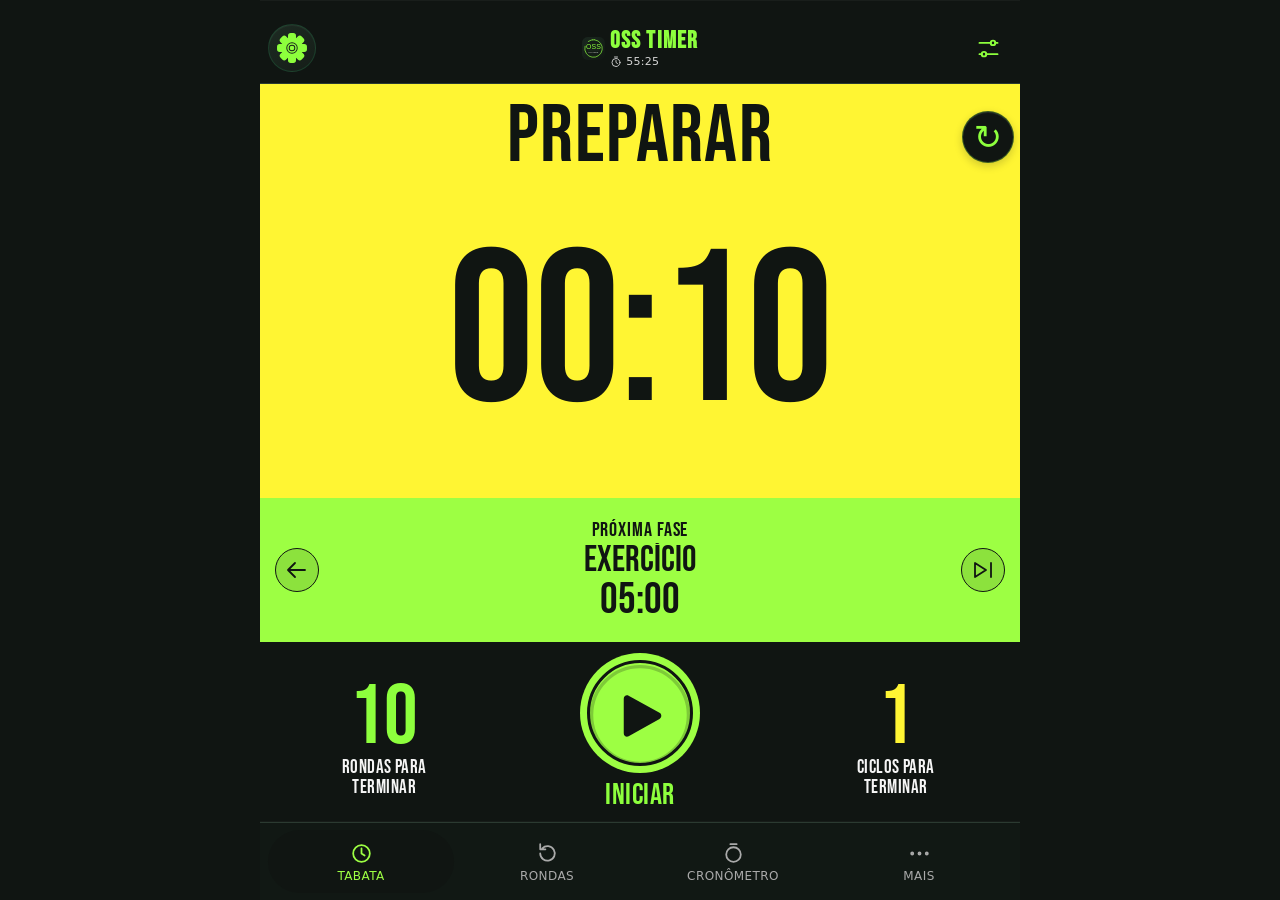
<file: index.html>
<!doctype html>
<html lang="pt-BR">
<head>
  <meta charset="utf-8">
  <meta name="viewport" content="width=device-width, initial-scale=1, viewport-fit=cover">
  <meta name="theme-color" content="#101512">
  <meta name="description" content="Timer profissional para jiu-jitsu, rounds e treinos intervalados.">
  <meta name="mobile-web-app-capable" content="yes">
  <meta name="apple-mobile-web-app-capable" content="yes">
  <meta name="apple-mobile-web-app-title" content="Oss Timer">
  <meta name="apple-mobile-web-app-status-bar-style" content="black">
  <title>Oss Timer — Timer de treino</title>
  <link rel="icon" href="icons/favicon.png" type="image/png">
  <link rel="apple-touch-icon" sizes="180x180" href="icons/apple-touch-icon.png">
  <link rel="manifest" href="manifest.json">
  <link rel="stylesheet" href="style.css">
  <script>window.errosApp=[];window.addEventListener("error",function(e){window.errosApp.push(String(e.message||e.error||e.type));});</script>
  <script src="timer-engine.js" defer></script>
  <script src="app-ui.js" defer></script>
  <script src="audio.js" defer></script>
  <script src="voice.js" defer></script>
  <script src="storage.js" defer></script>
  <script src="app.js" defer></script>
</head>
<body>
  <div class="app-shell" id="app">
    <main class="screen timer-screen" id="tabata-view">
      <header class="timer-top timer-top-tabata">
        <div class="timer-head-leading">
          <button class="icon-button" id="open-ajustes" type="button" aria-label="Abrir ajustes"><svg viewBox="0 0 32 32" aria-hidden="true"><g fill="currentColor"><circle cx="16" cy="16" r="10.5"/><rect x="12.5" y="0.8" width="7" height="11" rx="2.2"/><rect x="12.5" y="0.8" width="7" height="11" rx="2.2" transform="rotate(45 16 16)"/><rect x="12.5" y="0.8" width="7" height="11" rx="2.2" transform="rotate(90 16 16)"/><rect x="12.5" y="0.8" width="7" height="11" rx="2.2" transform="rotate(135 16 16)"/><rect x="12.5" y="0.8" width="7" height="11" rx="2.2" transform="rotate(180 16 16)"/><rect x="12.5" y="0.8" width="7" height="11" rx="2.2" transform="rotate(225 16 16)"/><rect x="12.5" y="0.8" width="7" height="11" rx="2.2" transform="rotate(270 16 16)"/><rect x="12.5" y="0.8" width="7" height="11" rx="2.2" transform="rotate(315 16 16)"/></g><circle cx="16" cy="16" r="4.3" fill="none" stroke="var(--surface)" stroke-width="3.6"/><circle cx="16" cy="16" r="4.3" fill="none" stroke="currentColor" stroke-width="1.6"/></svg></button>
        </div>
        <span class="workout-title">
          <span class="brand-lockup"><img class="brand-logo" src="icons/oss-timer-app-icon.svg" alt="" aria-hidden="true"><span class="brand-copy"><strong class="brand-wordmark">OSS TIMER</strong><small class="workout-meta"><svg viewBox="0 0 24 24" aria-hidden="true"><circle cx="12" cy="13" r="8"/><path d="M12 9v4l3 2M9 2h6"/></svg><span id="workout-total">55:25</span></small></span></span>
        </span>
        <div class="timer-head-trailing">
          <button class="icon-button" id="configurar-sparring" type="button" aria-label="Configurar treino Sparring"><svg viewBox="0 0 24 24" aria-hidden="true"><path d="M4 7h10M18 7h2M4 17h2m4 0h10"/><circle cx="16" cy="7" r="2"/><circle cx="8" cy="17" r="2"/></svg></button>
        </div>
      </header>
      <section class="phase-panel" id="phase-panel">
        <span class="phase-eyebrow">Fase atual</span>
        <div class="phase-name" id="phase-name">Preparar</div>
        <button class="icon-button phase-reset" id="reset-timer" type="button" aria-label="Reiniciar Sparring">↻</button>
        <div class="phase-time" id="timer-display" role="timer">00:10</div>
        <div class="selected-workout-name" id="workout-name">SPARRING JIU-JITSU</div>
      </section>
      <section class="next-phase" id="next-phase">
        <button class="phase-side-action" id="previous-phase" type="button" aria-label="Fase anterior"><svg viewBox="0 0 24 24" aria-hidden="true"><path d="M10 5 3 12l7 7M4 12h16"/></svg></button>
        <div class="next-phase-content">
          <span class="next-phase-label">Próxima fase</span>
          <div class="next-phase-details"><strong id="next-phase-name">Exercício</strong><b id="next-phase-time">05:00</b></div>
        </div>
        <button class="phase-side-action" id="skip-phase" type="button" aria-label="Pular fase"><svg viewBox="0 0 24 24" aria-hidden="true"><path d="M4 5v14l11-7zM20 5v14"/></svg></button>
      </section>
      <section class="timer-controls">
        <div class="remaining"><strong id="rounds-left">10</strong><span>Rondas para terminar</span></div>
        <button class="main-action" id="toggle-timer" type="button" aria-label="Iniciar"><svg class="progress-ring" viewBox="0 0 100 100" aria-hidden="true"><circle class="progress-ring-track" cx="50" cy="50" r="44"></circle><circle class="progress-ring-value" cx="50" cy="50" r="44"></circle></svg><svg class="main-action-icon play-icon" viewBox="0 0 64 64" aria-hidden="true"><path d="M18 7C15.2 5.4 12 7.4 12 10.7v42.6c0 3.3 3.2 5.3 6 3.7l38-21.3c3-1.7 3-5.9 0-7.6L18 7Z"/></svg><span class="action-label" id="action-label">Iniciar</span></button>
        <div class="remaining"><strong id="cycles-left">1</strong><span>Ciclos para terminar</span></div>
      </section>
    </main>

    <main class="screen timer-screen" id="rondas-view" hidden>
      <header class="timer-top">
        <button class="icon-button" id="open-ajustes-rondas" type="button" aria-label="Abrir ajustes"><svg viewBox="0 0 32 32" aria-hidden="true"><g fill="currentColor"><circle cx="16" cy="16" r="10.5"/><rect x="12.5" y="0.8" width="7" height="11" rx="2.2"/><rect x="12.5" y="0.8" width="7" height="11" rx="2.2" transform="rotate(45 16 16)"/><rect x="12.5" y="0.8" width="7" height="11" rx="2.2" transform="rotate(90 16 16)"/><rect x="12.5" y="0.8" width="7" height="11" rx="2.2" transform="rotate(135 16 16)"/><rect x="12.5" y="0.8" width="7" height="11" rx="2.2" transform="rotate(180 16 16)"/><rect x="12.5" y="0.8" width="7" height="11" rx="2.2" transform="rotate(225 16 16)"/><rect x="12.5" y="0.8" width="7" height="11" rx="2.2" transform="rotate(270 16 16)"/><rect x="12.5" y="0.8" width="7" height="11" rx="2.2" transform="rotate(315 16 16)"/></g><circle cx="16" cy="16" r="4.3" fill="none" stroke="var(--surface)" stroke-width="3.6"/><circle cx="16" cy="16" r="4.3" fill="none" stroke="currentColor" stroke-width="1.6"/></svg></button>
        <button class="workout-title" id="rondas-configurar" type="button">
          <span class="brand-lockup"><img class="brand-logo" src="icons/oss-timer-app-icon.svg" alt="" aria-hidden="true"><span class="brand-wordmark">OSS TIMER</span></span>
          <small>RONDAS<span aria-hidden="true"> · </span><span id="rondas-total">25:05</span></small>
        </button>
        <button class="icon-button" id="rondas-reset" type="button" aria-label="Reiniciar rondas">↻</button>
      </header>
      <section class="phase-panel" id="rondas-phase-panel"><span class="phase-eyebrow">Fase atual</span><div class="phase-name" id="rondas-phase-name">Preparar</div><div class="phase-time" id="rondas-display">00:05</div></section>
      <section class="next-phase" id="rondas-next"><span class="next-phase-label">Próxima fase</span><div class="next-phase-details"><strong id="rondas-next-name">Exercício</strong><b id="rondas-next-time">05:00</b></div></section>
      <section class="round-summary" aria-label="Progresso das rondas">
        <div class="round-metric"><span>Ronda atual</span><strong><span id="rondas-current">1</span><small>de</small><span id="rondas-count">5</span></strong></div>
        <div class="round-metric"><span>Ciclo atual</span><strong><span id="rondas-cycle-current">1</span><small>de</small><span id="rondas-cycle-count">1</span></strong></div>
        <div class="round-metric"><span>Rondas restantes</span><strong id="rondas-left">5</strong></div>
      </section>
      <section class="timer-controls rondas-controls">
        <button class="main-action" id="rondas-toggle" type="button" aria-label="Iniciar"><svg class="progress-ring" viewBox="0 0 100 100" aria-hidden="true"><circle class="progress-ring-track" cx="50" cy="50" r="44"></circle><circle class="progress-ring-value" cx="50" cy="50" r="44"></circle></svg><svg class="main-action-icon play-icon" viewBox="0 0 64 64" aria-hidden="true"><path d="M18 7C15.2 5.4 12 7.4 12 10.7v42.6c0 3.3 3.2 5.3 6 3.7l38-21.3c3-1.7 3-5.9 0-7.6L18 7Z"/></svg><span class="action-label" id="rondas-action-label">Iniciar</span></button>
      </section>
    </main>

    <main class="screen timer-screen" id="cronometro-view" hidden>
      <header class="timer-top">
        <button class="icon-button" id="open-ajustes-crono" type="button" aria-label="Abrir ajustes"><svg viewBox="0 0 32 32" aria-hidden="true"><g fill="currentColor"><circle cx="16" cy="16" r="10.5"/><rect x="12.5" y="0.8" width="7" height="11" rx="2.2"/><rect x="12.5" y="0.8" width="7" height="11" rx="2.2" transform="rotate(45 16 16)"/><rect x="12.5" y="0.8" width="7" height="11" rx="2.2" transform="rotate(90 16 16)"/><rect x="12.5" y="0.8" width="7" height="11" rx="2.2" transform="rotate(135 16 16)"/><rect x="12.5" y="0.8" width="7" height="11" rx="2.2" transform="rotate(180 16 16)"/><rect x="12.5" y="0.8" width="7" height="11" rx="2.2" transform="rotate(225 16 16)"/><rect x="12.5" y="0.8" width="7" height="11" rx="2.2" transform="rotate(270 16 16)"/><rect x="12.5" y="0.8" width="7" height="11" rx="2.2" transform="rotate(315 16 16)"/></g><circle cx="16" cy="16" r="4.3" fill="none" stroke="var(--surface)" stroke-width="3.6"/><circle cx="16" cy="16" r="4.3" fill="none" stroke="currentColor" stroke-width="1.6"/></svg></button>
        <span class="workout-title">
          <span class="brand-lockup"><img class="brand-logo" src="icons/oss-timer-app-icon.svg" alt="" aria-hidden="true"><span class="brand-wordmark">OSS TIMER</span></span>
          <small>CRONÔMETRO</small>
        </span>
        <button class="icon-button" id="livre-reset" type="button" aria-label="Reiniciar">↻</button>
      </header>
      <section class="phase-panel chronometer-panel"><span class="phase-eyebrow">Tempo decorrido</span><div class="phase-name">Cronômetro livre</div><div class="phase-time" id="livre-tempo" role="timer" aria-label="Tempo decorrido">00:00</div></section>
      <section class="next-phase chrono-laps">
        <div class="latest-lap" aria-label="Última volta">
          <span>Última volta <b id="livre-volta-numero">—</b></span>
          <strong id="livre-volta">—</strong>
          <small>Tempo acumulado <time id="livre-volta-total">—</time></small>
        </div>
        <button id="marcar-volta" type="button" disabled>Registrar volta</button>
        <ol id="livre-lista-voltas" aria-label="Últimas três voltas"></ol>
      </section>
      <section class="timer-controls chrono-controls"><button class="main-action" id="livre-toggle" type="button" aria-label="Iniciar"><svg class="main-action-icon play-icon" viewBox="0 0 64 64" aria-hidden="true"><path d="M18 7C15.2 5.4 12 7.4 12 10.7v42.6c0 3.3 3.2 5.3 6 3.7l38-21.3c3-1.7 3-5.9 0-7.6L18 7Z"/></svg><span class="action-label" id="livre-action-label">Iniciar</span></button></section>
    </main>

    <main class="screen" id="mais-view" hidden>
      <header class="page-heading"><span class="brand-wordmark">OSS TIMER</span><h1>Mais</h1><p>Seu treino, seu ritmo.</p></header>
      <nav class="more-list">
        <button data-panel="tutorial" type="button"><span>Como usar o aplicativo</span><b>›</b></button>
        <button data-panel="historico" type="button"><span>Histórico de treinos</span><b>›</b></button>
        <button data-panel="sobre" type="button"><span>Sobre</span><b>›</b></button>
        <button data-panel="politica" type="button"><span>Política de Privacidade</span><b>›</b></button>
      </nav>
      <section class="version-card" aria-label="Versão do aplicativo">
        <span class="version-mark" aria-hidden="true">OSS</span>
        <span class="version-copy"><small>OSS TIMER · PWA</small><strong>Versão <span id="more-version">0.9.56</span></strong></span>
        <span class="version-status">ATUAL</span>
      </section>
    </main>
  </div>

  <nav class="tab-bar" role="tablist" aria-label="Navegação principal">
    <button class="tab-button active" data-tab="tabata-view" type="button" role="tab" aria-selected="true"><svg viewBox="0 0 24 24" aria-hidden="true"><circle cx="12" cy="12" r="8"/><path d="M12 7v5l3 2"/></svg><span>Tabata</span></button>
    <button class="tab-button" data-tab="rondas-view" type="button" role="tab" aria-selected="false"><svg viewBox="0 0 24 24" aria-hidden="true"><path d="M5 12a7 7 0 1 0 2-5M5 3v5h5"/></svg><span>Rondas</span></button>
    <button class="tab-button" data-tab="cronometro-view" type="button" role="tab" aria-selected="false"><svg viewBox="0 0 24 24" aria-hidden="true"><circle cx="12" cy="13" r="7"/><path d="M9 3h6"/></svg><span>Cronômetro</span></button>
    <button class="tab-button" data-tab="mais-view" type="button" role="tab" aria-selected="false"><svg viewBox="0 0 24 24" aria-hidden="true"><circle cx="5" cy="12" r="1"/><circle cx="12" cy="12" r="1"/><circle cx="19" cy="12" r="1"/></svg><span>Mais</span></button>
  </nav>
  <output id="layout-medicao" hidden></output>

  <section class="modal" id="ajustes-panel" hidden>
    <header class="modal-header settings-header"><span></span><h1>Ajustes</h1><button data-close="ajustes-panel" type="button">Concluído</button></header>
    <div class="modal-content settings-content">
      <section class="settings-intro">
        <span class="settings-intro-icon" aria-hidden="true"><svg viewBox="0 0 24 24"><path d="M4 6h7m4 0h5M4 12h3m4 0h9M4 18h9m4 0h3"/><circle cx="13" cy="6" r="2"/><circle cx="9" cy="12" r="2"/><circle cx="15" cy="18" r="2"/></svg></span>
        <span><strong>Treine do seu jeito</strong><small>Personalize os avisos e a experiência do timer.</small></span>
      </section>
      <section class="settings-group" aria-labelledby="settings-audio-title">
        <h2 id="settings-audio-title">Áudio e orientação</h2>
        <label class="toggle-row"><span><strong>Instruções por voz</strong><small>Ouça as fases e os avisos do treino</small></span><input id="ajuste-voz" type="checkbox"></label>
        <label class="toggle-row"><span><strong>Sinais sonoros</strong><small>Bipes e alertas durante o treino</small></span><input id="ajuste-bipes" type="checkbox"></label>
        <div class="voice-controls">
          <label class="settings-field" for="voz-selecao"><span>Voz em português</span><select id="voz-selecao" aria-describedby="status-voz voice-music-warning"></select></label>
          <label class="settings-field" for="voz-variacao"><span>Variante da voz</span><select id="voz-variacao"><option value="natural">Natural</option><option value="grave">Grave</option></select></label>
          <button class="voice-test" id="testar-voz" type="button"><svg viewBox="0 0 24 24" aria-hidden="true"><path d="M11 5 6 9H3v6h3l5 4V5Z"/><path d="M15 9a5 5 0 0 1 0 6m3-9a9 9 0 0 1 0 12"/></svg><span>Testar voz</span></button>
          <p id="status-voz" class="voice-status" role="status" aria-live="polite">A voz OSS incluída mantém a música tocando.</p>
          <p class="voice-music-warning">A voz OSS incluída é a opção padrão e funciona offline sem interromper outras mídias. Vozes do aparelho, como Luciana, podem pausar ou interromper músicas como o Spotify.</p>
        </div>
        <label class="volume-control" for="volume-voz"><span><strong>Volume da voz</strong><output id="volume-voz-valor" for="volume-voz">150%</output></span><input id="volume-voz" type="range" min="50" max="250" step="10"></label>
        <label class="volume-control" for="volume-bipes"><span><strong>Volume dos sinais</strong><output id="volume-bipes-valor" for="volume-bipes">100%</output></span><input id="volume-bipes" type="range" min="50" max="250" step="10"></label>
        <p class="audio-mix-note">A variante grave usa a mesma voz em tom mais baixo; no iPhone, a voz continua funcionando offline e com a música.</p>
      </section>
      <section class="settings-group" aria-labelledby="settings-screen-title">
        <h2 id="settings-screen-title">Durante o treino</h2>
        <label class="toggle-row"><span><strong>Tela sempre ligada</strong><small>Evite que o aparelho bloqueie durante o timer</small></span><input id="ajuste-wake" type="checkbox"></label>
      </section>
      <footer class="settings-footer">
        <span class="settings-brand">OSS TIMER</span>
        <span class="settings-version">v<span id="ajustes-version"></span></span>
      </footer>
    </div>
  </section>

  <section class="modal" id="historico-panel" hidden>
    <header class="modal-header"><button data-close="historico-panel" type="button">Voltar</button><h1>Histórico</h1><span></span></header>
    <div class="modal-content history-content">
      <p class="history-intro">Suas sessões ficam salvas somente neste aparelho.</p>
      <button id="apagar-historico" class="history-clear" type="button" hidden>Apagar todo o histórico</button>
      <p id="historico-vazio" class="history-empty" hidden>Nenhum treino registrado ainda. As sessões concluídas aparecerão aqui.</p>
      <div id="historico-lista" class="history-list"></div>
    </div>
  </section>

  <section class="modal tutorial-panel" id="tutorial-panel" role="dialog" aria-modal="true" aria-labelledby="tutorial-title" hidden>
    <header class="modal-header">
      <button data-close="tutorial-panel" type="button">Fechar</button>
      <h1 id="tutorial-title">Como usar</h1>
      <span></span>
    </header>
    <div class="modal-content tutorial-content">
      <div class="tutorial-progress" role="status" aria-live="polite">
        <span id="tutorial-step-label">Passo 1 de 4</span>
        <div class="tutorial-progress-track" aria-hidden="true"><span id="tutorial-progress-value"></span></div>
      </div>
      <section class="tutorial-step" data-tutorial-step="0" aria-labelledby="tutorial-step-title-0">
        <div class="tutorial-illustration" aria-hidden="true">
          <svg viewBox="0 0 280 180"><rect x="44" y="15" width="192" height="150" rx="22" fill="#17211a" stroke="#394a3d" stroke-width="2"/><rect x="57" y="30" width="166" height="74" rx="12" fill="#f5ff27"/><text x="140" y="61" fill="#101512" font-size="12" font-weight="700" text-anchor="middle">FASE ATUAL</text><text x="140" y="90" fill="#101512" font-size="34" font-weight="800" text-anchor="middle">05:00</text><rect x="57" y="112" width="78" height="38" rx="10" fill="#26352b"/><rect x="145" y="112" width="78" height="38" rx="10" fill="#26352b"/><text x="96" y="136" fill="#dce8df" font-size="10" text-anchor="middle">TABATA</text><text x="184" y="136" fill="#dce8df" font-size="10" text-anchor="middle">RONDAS</text><circle cx="140" cy="139" r="8" fill="#9bff3d"/></svg>
        </div>
        <p class="tutorial-eyebrow">PASSO 1 · ESCOLHA</p>
        <h2 id="tutorial-step-title-0" tabindex="-1">Escolha como quer treinar</h2>
        <p>Use as abas na parte de baixo: <strong>Tabata</strong> para intervalos personalizados, <strong>Rondas</strong> para rounds de luta ou <strong>Cronômetro</strong> para contar o tempo livre.</p>
      </section>
      <section class="tutorial-step" data-tutorial-step="1" aria-labelledby="tutorial-step-title-1" hidden>
        <div class="tutorial-illustration" aria-hidden="true">
          <svg viewBox="0 0 280 180"><circle cx="140" cy="88" r="58" fill="#17211a" stroke="#9bff3d" stroke-width="8"/><circle cx="140" cy="88" r="45" fill="none" stroke="#35463a" stroke-width="3"/><path d="M130 66v44l36-22z" fill="#9bff3d"/><path d="M39 54h44M39 69h31M198 115h43M211 130h30" stroke="#8fa096" stroke-width="5" stroke-linecap="round"/><circle cx="56" cy="111" r="7" fill="#f5ff27"/><circle cx="224" cy="55" r="7" fill="#69d8ff"/></svg>
        </div>
        <p class="tutorial-eyebrow">PASSO 2 · CONTROLE</p>
        <h2 id="tutorial-step-title-1" tabindex="-1">Comece e controle o timer</h2>
        <p>Toque no botão grande para <strong>iniciar</strong>. Toque novamente para pausar e retomar. Use as setas para voltar ou pular uma fase. O tempo e a próxima etapa aparecem na tela.</p>
      </section>
      <section class="tutorial-step" data-tutorial-step="2" aria-labelledby="tutorial-step-title-2" hidden>
        <div class="tutorial-illustration" aria-hidden="true">
          <svg viewBox="0 0 280 180"><rect x="53" y="19" width="174" height="142" rx="18" fill="#17211a" stroke="#394a3d" stroke-width="2"/><text x="140" y="44" fill="#f4f7f4" font-size="13" font-weight="700" text-anchor="middle">AJUSTAR SPARRING</text><rect x="67" y="57" width="146" height="39" rx="10" fill="#25342a"/><text x="78" y="73" fill="#9eaca2" font-size="9">TEMPO POR ROUND</text><text x="78" y="88" fill="#f5ff27" font-size="14" font-weight="700">05:00</text><circle cx="190" cy="77" r="13" fill="#334639"/><path d="M190 70v14M183 77h14" stroke="#9bff3d" stroke-width="2"/><rect x="67" y="105" width="146" height="39" rx="10" fill="#25342a"/><text x="78" y="121" fill="#9eaca2" font-size="9">QUANTIDADE DE ROUNDS</text><text x="78" y="136" fill="#f5ff27" font-size="14" font-weight="700">10</text><circle cx="190" cy="125" r="13" fill="#334639"/><path d="M190 118v14M183 125h14" stroke="#9bff3d" stroke-width="2"/></svg>
        </div>
          <p class="tutorial-eyebrow">PASSO 3 · PERSONALIZE</p>
        <h2 id="tutorial-step-title-2" tabindex="-1">Ajuste seu treino</h2>
        <p>Toque no ícone de controles para editar o Sparring. Use <strong>−</strong> e <strong>+</strong>, digite o tempo ou escolha um atalho. Desça a tela para preparação, descanso e outros ajustes. Toque em <strong>Concluído</strong> para salvar.</p>
      </section>
      <section class="tutorial-step" data-tutorial-step="3" aria-labelledby="tutorial-step-title-3" hidden>
        <div class="tutorial-illustration" aria-hidden="true">
          <svg viewBox="0 0 280 180"><rect x="49" y="20" width="182" height="140" rx="20" fill="#17211a" stroke="#394a3d" stroke-width="2"/><path d="M85 62h110M85 92h110M85 122h110" stroke="#334438" stroke-width="2"/><circle cx="96" cy="62" r="11" fill="#9bff3d"/><path d="M92 62h8M96 58v8" stroke="#101512" stroke-width="2"/><path d="M87 92h18" stroke="#6bd7ff" stroke-width="6" stroke-linecap="round"/><circle cx="183" cy="92" r="8" fill="#6bd7ff"/><path d="M87 122h18" stroke="#f5ff27" stroke-width="6" stroke-linecap="round"/><circle cx="174" cy="122" r="8" fill="#f5ff27"/><path d="M198 53l5 5 9-11" fill="none" stroke="#9bff3d" stroke-width="3" stroke-linecap="round" stroke-linejoin="round"/></svg>
        </div>
        <p class="tutorial-eyebrow">PASSO 4 · AJUDA E PROGRESSO</p>
        <h2 id="tutorial-step-title-3" tabindex="-1">Configure avisos e veja seu histórico</h2>
        <p>Em <strong>Ajustes</strong>, escolha a voz, o tom e os volumes. Em <strong>Mais → Histórico de treinos</strong>, veja sessões concluídas. Seus treinos e registros ficam salvos somente neste aparelho.</p>
      </section>
      <div class="tutorial-actions">
        <button id="tutorial-back" type="button" disabled>Voltar</button>
        <button id="tutorial-next" type="button">Próximo</button>
        <button id="tutorial-finish" type="button" data-close="tutorial-panel" hidden>Concluir</button>
      </div>
    </div>
  </section>

  <section class="modal" id="editor-panel" hidden>
    <header class="modal-header editor-header">
      <button data-close="editor-panel" type="button">Fechar</button>
      <span class="editor-heading"><h1 id="editor-titulo">Ajustar Sparring</h1></span>
      <button id="concluir-editor" type="button">Concluído</button>
    </header>
    <div class="modal-content editor-content">
      <section class="editor-timing" id="editor-advanced" aria-labelledby="editor-settings-title">
        <div class="editor-section-heading"><h2 id="editor-settings-title">Configurações do treino</h2></div>
        <div id="editor-intervalos" class="interval-list"></div>
      </section>
      <label class="editor-name-card" id="editor-name-field">
        <span><strong>Nome do treino</strong></span>
        <input id="editor-nome" maxlength="40" autocomplete="off" aria-label="Nome do treino" placeholder="SPARRING JIU-JITSU">
      </label>
      <section class="editor-summary" aria-label="Resumo do treino">
        <div class="editor-metric"><small>DURAÇÃO TOTAL</small><strong id="editor-total">55:25</strong></div>
        <div class="editor-metric"><small>ROUNDS</small><strong id="editor-rounds-summary">10</strong></div>
        <div class="editor-metric"><small>CICLOS</small><strong id="editor-cycles-summary">1</strong></div>
        <p id="editor-preview-note" aria-live="polite">A duração inclui preparação, intervalos e relaxamento.</p>
      </section>
      <section class="editor-library" id="editor-library">
        <div class="editor-section-heading"><span><small>SUA BIBLIOTECA</small><h2>Treinos salvos</h2></span></div>
        <button id="novo-treino" class="editor-new-workout" type="button"><span aria-hidden="true">＋</span><span><strong>Criar novo treino</strong><small>Comece com os tempos deste treino</small></span></button>
        <div id="treino-lista" role="group" aria-label="Selecionar treino"></div>
      </section>
      <p id="editor-status" class="editor-status" role="status" aria-live="polite"></p>
    </div>
  </section>

  <section class="modal" id="sobre-panel" hidden>
    <header class="modal-header"><span></span><h1>Sobre</h1><button data-close="sobre-panel" type="button">Concluído</button></header>
    <div class="modal-content about-page">
      <div class="about-hero">
        <img class="about-photo" src="photos/foto-sobre.jpg" alt="Treino de jiu-jitsu">
        <span class="about-photo-caption">FOCO · DISCIPLINA · EVOLUÇÃO</span>
      </div>
      <div class="about-intro">
        <span class="about-eyebrow">SEU TREINO. SEU RITMO.</span>
        <h2>OSS TIMER</h2>
        <p>Um timer feito para acompanhar cada round, cada pausa e cada etapa da sua evolução no tatame.</p>
      </div>
      <div class="about-version-card">
        <span class="version-mark" aria-hidden="true">OSS</span>
        <span><small>VERSÃO DO APLICATIVO</small><strong>v<span class="about-version">0.9.56</span></strong></span>
        <span class="version-status">PWA</span>
      </div>
      <div class="about-creator">
        <span class="creator-label">DESENVOLVIDO POR</span>
        <strong>Aylton Alberto</strong>
        <a href="https://github.com/Dev-Aylton" target="_blank" rel="noopener noreferrer">Conheça o projeto no GitHub <span aria-hidden="true">↗</span></a>
      </div>
      <svg class="about-emblem" viewBox="0 0 160 160" role="img" aria-label="Símbolo OSS Timer">
        <circle cx="80" cy="80" r="54" fill="none" stroke="currentColor" stroke-width="9"/>
        <rect x="14" y="68" width="132" height="24" rx="12" fill="#F5F7FA"/>
        <path d="M98 68h42v24H98z" fill="#343A44"/>
        <path d="M104 68h4v24h-4zm9 0h4v24h-4zm9 0h4v24h-4zm9 0h4v24h-4z" fill="#F5F7FA"/>
      </svg>
    </div>
  </section>
  <section class="modal" id="politica-panel" hidden>
    <header class="modal-header"><span></span><h1>Política de Privacidade</h1><button data-close="politica-panel" type="button">Concluído</button></header>
    <div class="modal-content privacy-policy">
      <p class="policy-updated">Última atualização: 6 de novembro de 2026</p>
      <p>Esta política explica, em linguagem simples, como o OSS Timer trata informações quando você usa o aplicativo.</p>
      <h2>Dados que ficam no seu aparelho</h2>
      <p>Os treinos personalizados, a configuração de rondas, suas preferências (voz, volumes e tela ativa) e o histórico de sessões ficam guardados no armazenamento local do navegador. Esses dados servem para manter suas configurações e acompanhar os treinos; não são enviados pelo aplicativo para um servidor. Você pode excluir registros individuais ou apagar todo o histórico na tela Histórico.</p>
      <h2>Dados que não coletamos</h2>
      <p>O OSS Timer não solicita cadastro, nome, e-mail ou localização e não utiliza anúncios, cookies de rastreamento ou ferramentas de análise de uso. O cronômetro e as voltas funcionam no próprio aparelho.</p>
      <h2>Áudio e voz</h2>
      <p>Quando habilitados, os sinais sonoros são gerados no aparelho. A voz OSS incluída usa clipes locais do aplicativo em qualquer dispositivo. Se você escolher uma voz do aparelho, o navegador usa a síntese de fala do sistema, cujo comportamento com músicas pode variar; algumas vozes podem pausar ou interromper outras mídias. Nenhum áudio é enviado a um servidor.</p>
      <h2>Funcionamento offline e serviços externos</h2>
      <p>O navegador pode guardar os arquivos do aplicativo em cache para permitir o uso offline e atualizar esses arquivos quando houver conexão. O aplicativo não transmite seus treinos ou preferências durante esse processo. O link para o GitHub só é acessado se você escolher abri-lo e, nesse caso, valem também as políticas do serviço externo.</p>
      <h2>Controle e exclusão</h2>
      <p>Você pode excluir treinos personalizados na tela de configuração, remover sessões individualmente ou apagar todo o histórico pela tela Histórico. Para apagar também as preferências, remova os dados do site nas configurações do navegador. Desinstalar o atalho PWA, por si só, pode não apagar os dados guardados pelo navegador.</p>
      <h2>Alterações e contato</h2>
      <p>Esta política pode ser atualizada junto com o aplicativo. Para consultar o projeto, acesse o <a href="https://github.com/Dev-Aylton/oss-timer" target="_blank" rel="noopener noreferrer">repositório do OSS Timer no GitHub</a>.</p>
    </div>
  </section>
</body>
</html>
</file>
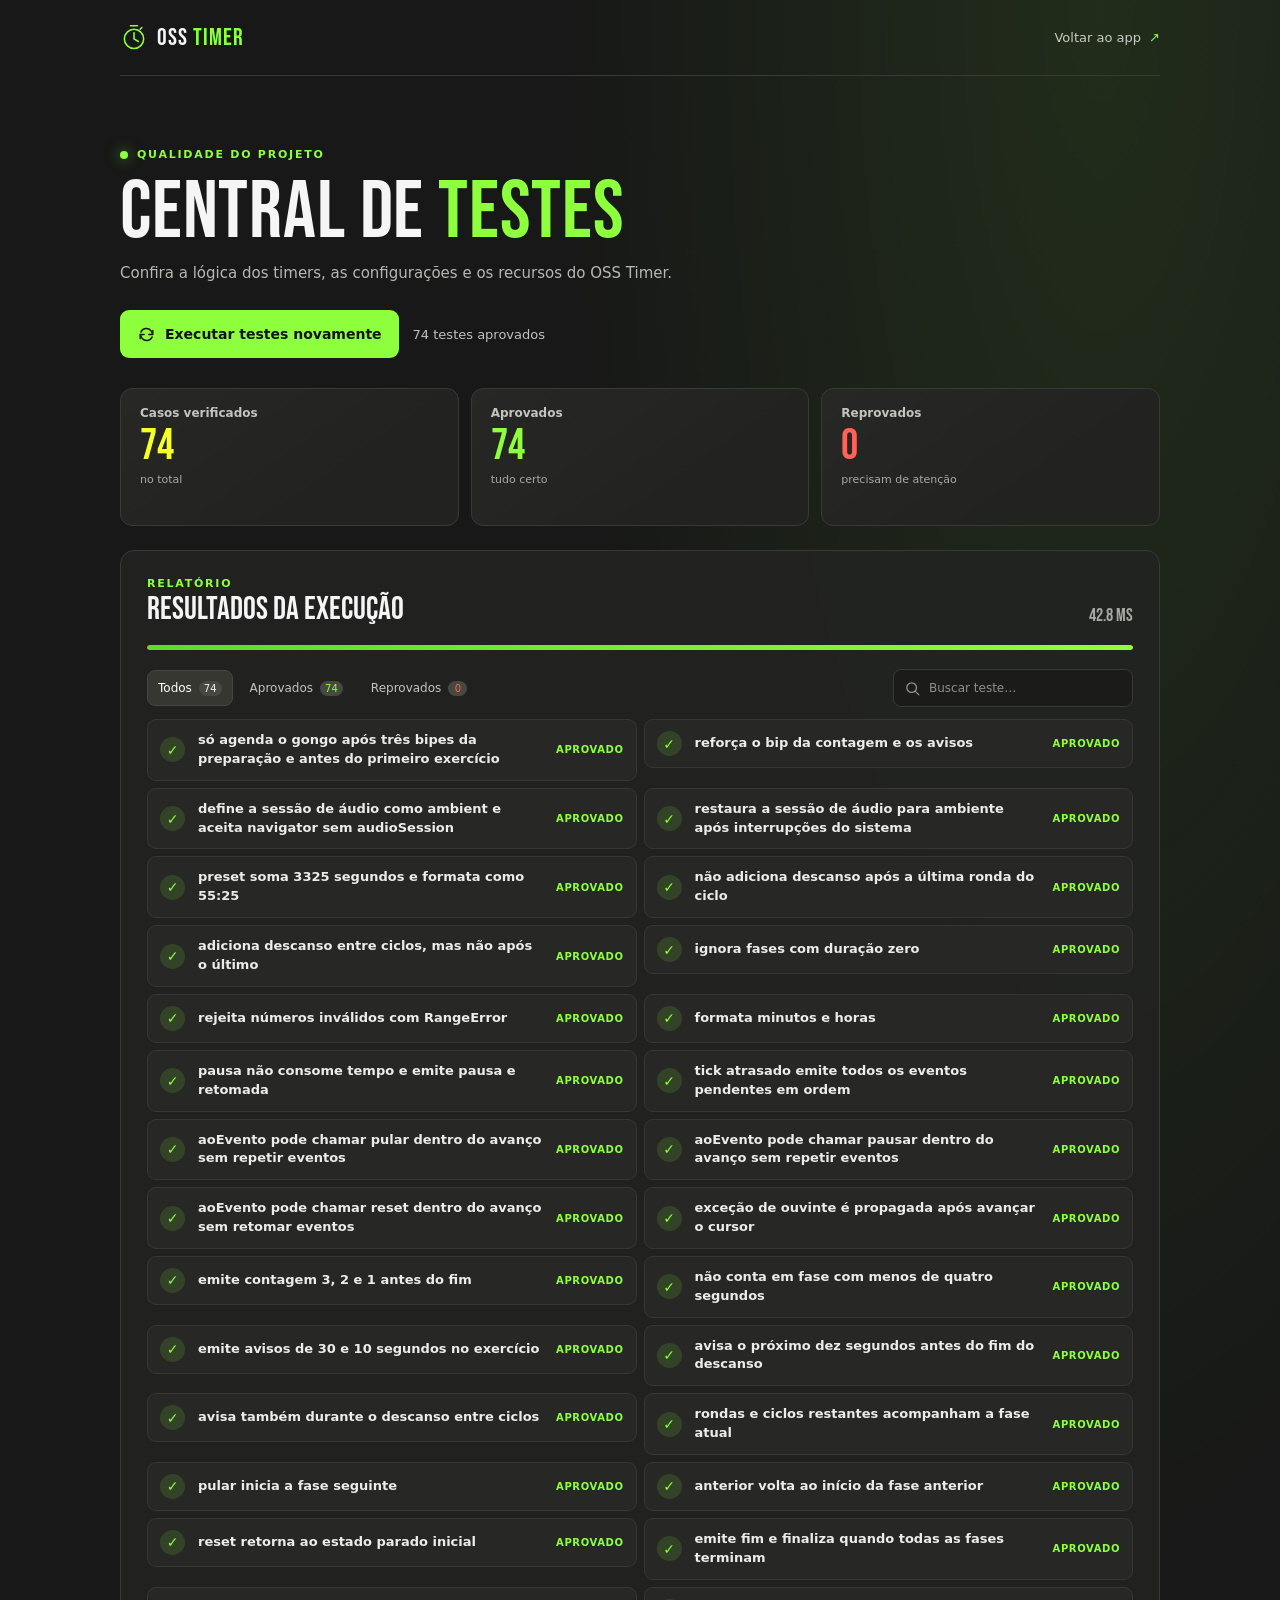
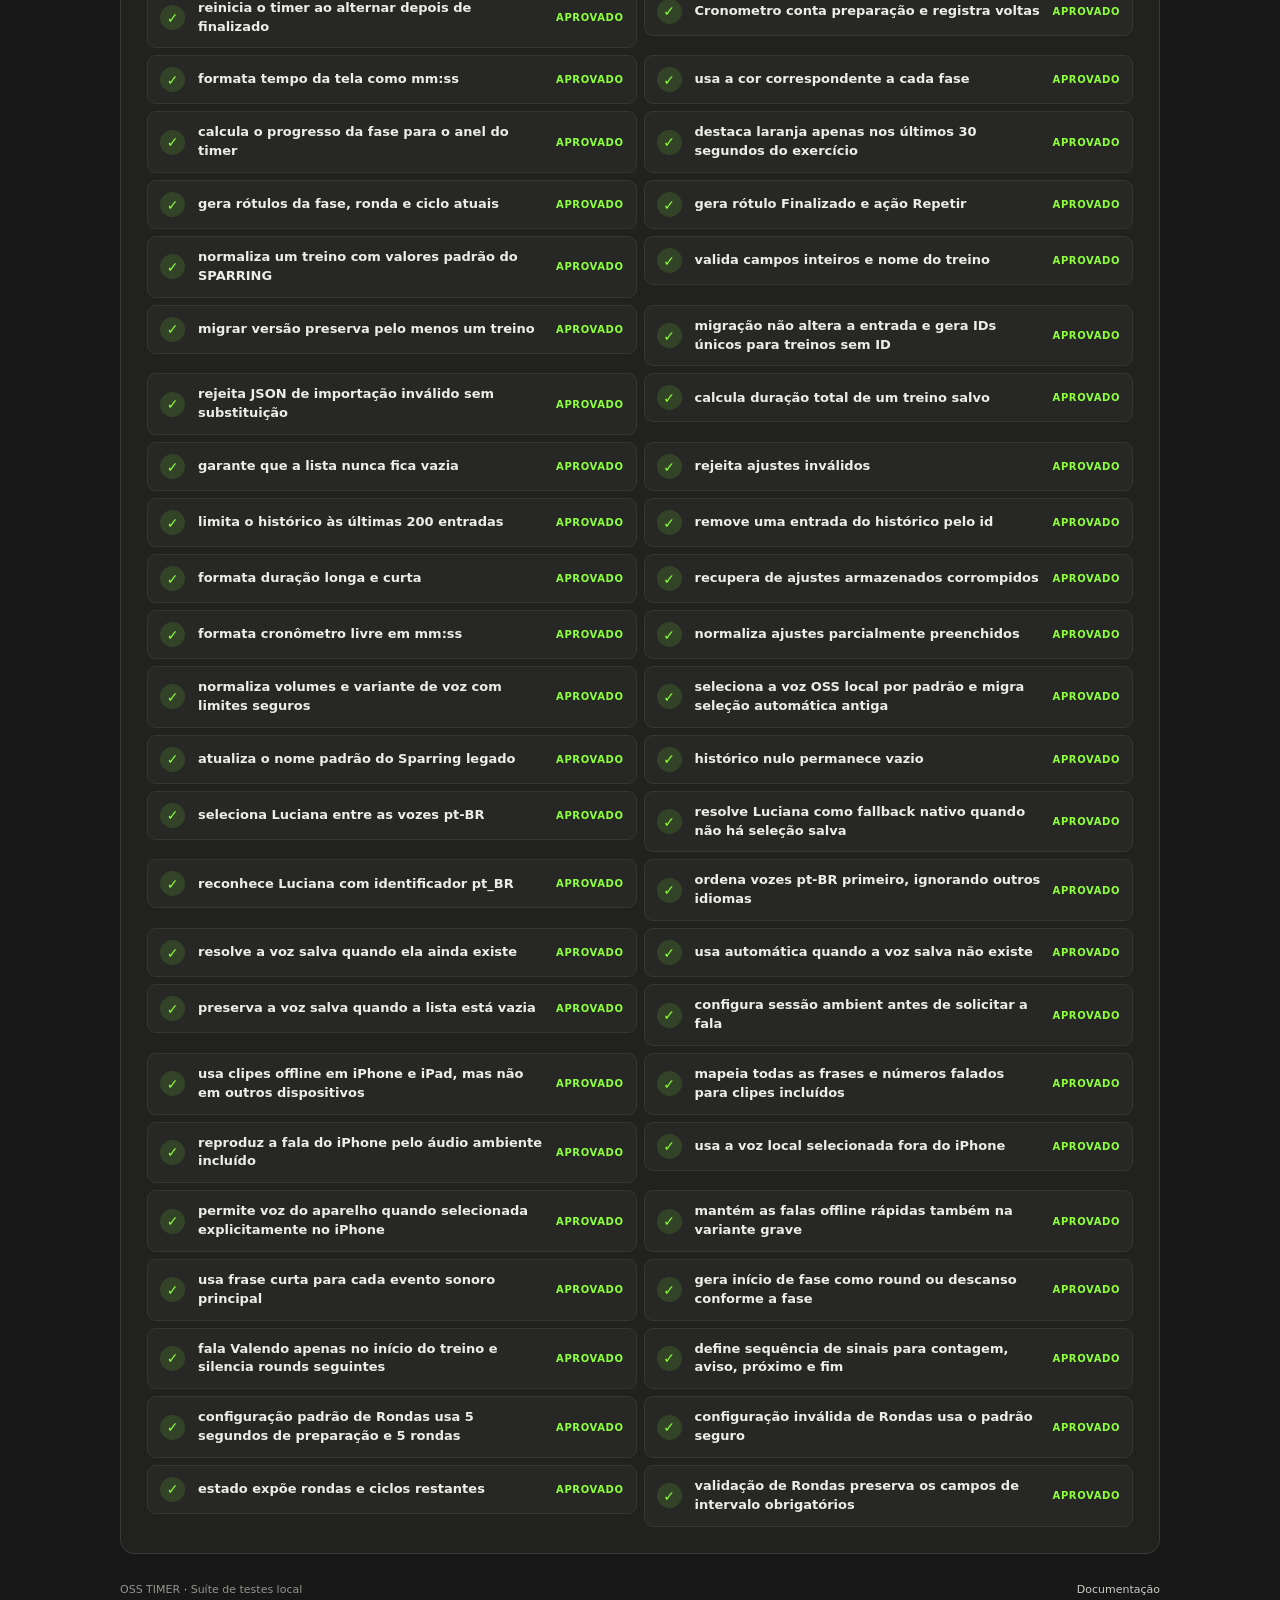
<file: tests/test-runner.html>
<!doctype html>
<html lang="pt-BR">
<head>
  <meta charset="utf-8">
  <meta name="viewport" content="width=device-width, initial-scale=1, viewport-fit=cover">
  <meta name="theme-color" content="#101512">
  <meta name="description" content="Resultados dos testes do Oss Timer.">
  <title>Testes — OSS Timer</title>
  <link rel="icon" href="../icons/favicon.png" type="image/png">
  <link rel="stylesheet" href="test-runner.css">
</head>
<body>
  <main class="test-app">
    <header class="topbar">
      <a class="brand" href="../index.html" aria-label="OSS Timer — voltar ao aplicativo">
        <svg viewBox="0 0 32 32" aria-hidden="true"><circle cx="16" cy="17" r="11"/><path d="M16 10v7l5 3M12 2h8M23 6l2-2"/></svg>
        <span>OSS <b>TIMER</b></span>
      </a>
      <a class="back-link" href="../index.html">Voltar ao app <span aria-hidden="true">↗</span></a>
    </header>

    <section class="intro" aria-labelledby="page-title">
      <p class="eyebrow"><span class="status-dot" aria-hidden="true"></span> QUALIDADE DO PROJETO</p>
      <h1 id="page-title">Central de <span>testes</span></h1>
      <p class="intro-copy">Confira a lógica dos timers, as configurações e os recursos do OSS Timer.</p>
      <div class="run-row">
        <button id="executar" class="run-button" type="button">
          <svg viewBox="0 0 24 24" aria-hidden="true"><path d="M20 7v5h-5M4.9 9a7.5 7.5 0 0 1 12.6-2L20 12M4 17v-5h5m10.1 3a7.5 7.5 0 0 1-12.6 2L4 12"/></svg>
          Executar testes novamente
        </button>
        <p id="status-execucao" class="run-status" role="status" aria-live="polite">Preparando testes…</p>
      </div>
    </section>

    <section class="summary" aria-label="Resumo dos resultados">
      <article class="summary-card summary-total">
        <span class="summary-label">Casos verificados</span>
        <strong id="numTotal">0</strong>
        <span class="summary-note">no total</span>
      </article>
      <article class="summary-card summary-pass">
        <span class="summary-label">Aprovados</span>
        <strong id="numPass">0</strong>
        <span class="summary-note">tudo certo</span>
      </article>
      <article class="summary-card summary-fail">
        <span class="summary-label">Reprovados</span>
        <strong id="numFail">0</strong>
        <span class="summary-note">precisam de atenção</span>
      </article>
    </section>

    <section class="results-panel" aria-labelledby="results-title">
      <div class="results-heading">
        <div>
          <p class="eyebrow">RELATÓRIO</p>
          <h2 id="results-title">Resultados da execução</h2>
        </div>
        <span id="duracao" class="duration">—</span>
      </div>

      <div class="progress-track" role="progressbar" aria-label="Proporção de testes aprovados" aria-valuemin="0" aria-valuemax="100" aria-valuenow="0">
        <span id="barra-progresso"></span>
      </div>

      <div class="toolbar">
        <div class="filters" role="group" aria-label="Filtrar resultados">
          <button class="filter-button active" data-filtro="todos" type="button" aria-pressed="true">Todos <span id="filtro-total">0</span></button>
          <button class="filter-button" data-filtro="aprovados" type="button" aria-pressed="false">Aprovados <span id="filtro-aprovados">0</span></button>
          <button class="filter-button" data-filtro="reprovados" type="button" aria-pressed="false">Reprovados <span id="filtro-reprovados">0</span></button>
        </div>
        <label class="search">
          <svg viewBox="0 0 24 24" aria-hidden="true"><circle cx="10.8" cy="10.8" r="6.8"/><path d="m16 16 5 5"/></svg>
          <input id="busca" type="search" placeholder="Buscar teste…" autocomplete="off" aria-label="Buscar nos resultados">
        </label>
      </div>

      <p id="estado-filtro" class="filter-empty" hidden>Nenhum resultado corresponde à busca.</p>
      <ol id="resultados" class="results-list" aria-live="off"></ol>
    </section>

    <footer class="footer">
      <span>OSS TIMER <span aria-hidden="true">·</span> Suíte de testes local</span>
      <a href="../README.md">Documentação</a>
    </footer>
  </main>
  <script src="../timer-engine.js"></script>
  <script src="../app-ui.js"></script>
  <script src="../audio.js"></script>
  <script src="../voice.js"></script>
  <script src="../storage.js"></script>
  <script src="../timer-engine.test.js"></script>
  <script src="test-runner.js"></script>
</body>
</html>
</file>
<file: style.css>
@font-face {
  font-family: "Bebas Neue";
  src: url("fonts/BebasNeue-Regular.ttf") format("truetype");
  font-display: swap;
}

.tutorial-content {
  max-width: 540px;
  width: 100%;
  min-height: min(660px, calc(100dvh - 90px - env(safe-area-inset-top) - env(safe-area-inset-bottom)));
  grid-template-rows: auto 1fr auto;
  gap: 16px;
  margin: 0 auto;
  padding: 16px 20px calc(24px + env(safe-area-inset-bottom));
}

.tutorial-progress {
  display: grid;
  gap: 8px;
  color: #a7b4aa;
  font-size: 12px;
  font-weight: 700;
}

.tutorial-progress-track {
  height: 5px;
  overflow: hidden;
  border-radius: 999px;
  background: #29362d;
}

.tutorial-progress-track span {
  height: 100%;
  display: block;
  border-radius: inherit;
  background: var(--lime);
  transition: width 180ms ease;
}

.tutorial-step {
  align-self: center;
  display: grid;
  justify-items: start;
  gap: 10px;
  padding: 8px 0;
}

.tutorial-illustration {
  width: 100%;
  max-width: 340px;
  justify-self: center;
  margin: 0 auto 4px;
}

.tutorial-illustration svg {
  width: 100%;
  height: auto;
  display: block;
}

.tutorial-eyebrow {
  margin: 0;
  color: var(--lime);
  font-size: 10px;
  font-weight: 800;
  letter-spacing: 0.13em;
}

.tutorial-step h2 {
  margin: 0;
  color: #f5f8f5;
  font-family: "Bebas Neue", Impact, sans-serif;
  font-size: clamp(26px, 7vw, 36px);
  font-weight: 400;
  line-height: 1.05;
}

.tutorial-step > p:last-child {
  margin: 0;
  color: #b7c2ba;
  font-size: 15px;
  line-height: 1.65;
}

.tutorial-step > p:last-child strong {
  color: #f0f5f1;
}

.tutorial-actions {
  display: grid;
  grid-template-columns: minmax(0, 1fr) minmax(0, 1fr);
  gap: 10px;
}

.tutorial-actions button {
  min-height: 50px;
  padding: 10px 16px;
  border: 1px solid #39483e;
  border-radius: 14px;
  background: #1b261f;
  color: #eef4ef;
  font-size: 14px;
  font-weight: 750;
}

.tutorial-actions #tutorial-next,
.tutorial-actions #tutorial-finish {
  border-color: rgba(50, 210, 122, 0.35);
  background: var(--lime);
  color: #14200f;
}

.tutorial-actions button:disabled {
  opacity: 0.45;
}

:root {
  color-scheme: dark;
  font-family: system-ui, -apple-system, BlinkMacSystemFont, "Segoe UI", sans-serif;
  background: #101512;
  color: #f5f5f5;
  --ink: #101512;
  --canvas: #101512;
  --surface: #18211c;
  --surface-raised: #202d25;
  --muted: #a4b2a8;
  --line: #2b3a31;
  --lime: #9dff43;
  --brand-green: #8dff3d;
  --prep: #fff533;
  --rest: #f1372b;
  --orange-accent: #ff9d43;
  --phase: var(--lime);
  --safe-top: max(12px, env(safe-area-inset-top));
  --safe-right: max(0px, env(safe-area-inset-right));
  --safe-bottom: max(0px, env(safe-area-inset-bottom));
  --safe-left: max(0px, env(safe-area-inset-left));
}

* { box-sizing: border-box; }

html,
body {
  width: 100%;
  height: 100%;
  height: 100dvh;
  margin: 0;
  overflow: hidden;
  overscroll-behavior: none;
  background: var(--canvas);
}

button,
input,
select,
textarea {
  font: inherit;
  touch-action: manipulation;
}

button,
input,
select,
textarea { min-height: 44px; }

button,
input,
select,
textarea { border-radius: 10px; }

button {
  color: inherit;
  cursor: pointer;
}

.app-shell {
  width: min(100%, 760px);
  height: 100vh;
  height: 100dvh;
  margin: 0 auto;
  padding-right: var(--safe-right);
  padding-left: var(--safe-left);
  overflow: hidden;
  background: var(--canvas);
}

.screen {
  width: 100%;
  height: calc(100vh - 78px - var(--safe-bottom));
  height: calc(100dvh - 78px - var(--safe-bottom));
  overflow: hidden;
  padding-top: var(--safe-top);
  background: var(--canvas);
}

.timer-screen {
  --timer-header-height: calc(72px + var(--safe-top));
  display: grid;
  grid-template-rows: var(--timer-header-height) minmax(0, 1fr) minmax(76px, 11vh) 44px minmax(194px, 24vh);
  padding-top: 0;
}

.timer-screen:not(#tabata-view) {
  grid-template-rows: var(--timer-header-height) minmax(0, 1fr) minmax(76px, 11vh) minmax(194px, 24vh);
}

.timer-top {
  min-width: 0;
  height: var(--timer-header-height, 72px);
  display: grid;
  grid-template-columns: 44px minmax(0, 1fr) auto;
  gap: 8px;
  align-items: center;
  padding: calc(10px + var(--safe-top)) 12px 8px;
  border-bottom: 1px solid var(--line);
  background: #101512;
  box-shadow: inset 0 1px 0 rgba(255, 255, 255, 0.04);
}

.timer-actions {
  display: flex;
  align-items: center;
  gap: 2px;
}

.icon-button,
.round-reset {
  width: 44px;
  min-height: 44px;
  display: grid;
  place-items: center;
  border: 0;
  border-radius: 50%;
  background: transparent;
  color: var(--brand-green);
  font-family: system-ui, sans-serif;
  font-size: 30px;
  line-height: 1;
}

#open-ajustes,
#open-ajustes-rondas,
#open-ajustes-crono {
  border: 1px solid rgba(50, 210, 122, 0.16);
  background: linear-gradient(145deg, #1d2b22, #151d18);
  box-shadow: inset 0 1px 0 rgba(255, 255, 255, 0.04);
  transition: transform 160ms ease, border-color 160ms ease, background 160ms ease;
}

#open-ajustes svg,
#open-ajustes-rondas svg,
#open-ajustes-crono svg {
  display: block;
  width: 30px;
  height: 30px;
  stroke-width: 1.5;
}

#open-ajustes::before,
#open-ajustes-rondas::before,
#open-ajustes-crono::before {
  display: none;
}

#open-ajustes:hover,
#open-ajustes-rondas:hover,
#open-ajustes-crono:hover {
  border-color: rgba(50, 210, 122, 0.42);
  background: linear-gradient(145deg, #26382b, #19251d);
}

.settings-trigger:active,
#open-ajustes:active,
#open-ajustes-rondas:active,
#open-ajustes-crono:active {
  transform: scale(0.94);
}

.icon-button svg {
  width: 27px;
  height: 27px;
  fill: none;
  stroke: currentColor;
  stroke-linecap: round;
  stroke-linejoin: round;
  stroke-width: 1.7;
}

.workout-title {
  width: 100%;
  min-width: 0;
  height: 56px;
  display: flex;
  flex-direction: column;
  align-items: center;
  justify-content: center;
  gap: 3px;
  overflow: hidden;
  border: 0;
  background: transparent;
  color: #fff;
  text-align: center;
  text-decoration: none;
  white-space: nowrap;
}

button.workout-title { cursor: pointer; }
span.workout-title { cursor: default; }

.brand-lockup {
  min-width: 0;
  display: flex;
  align-items: center;
  justify-content: center;
  gap: 6px;
  line-height: 1;
}

.brand-lockup svg {
  width: 21px;
  height: 21px;
  flex: 0 0 auto;
  fill: none;
  stroke: currentColor;
  stroke-linecap: round;
  stroke-linejoin: round;
  stroke-width: 1.8;
}

.brand-logo {
  width: 25px;
  height: 25px;
  flex: 0 0 auto;
  border-radius: 6px;
  object-fit: cover;
}

.brand-copy {
  min-width: 0;
  display: grid;
  justify-items: start;
  gap: 3px;
}

.brand-wordmark {
  color: var(--brand-green);
  font-family: "Bebas Neue", Impact, sans-serif;
  font-size: 23px;
  letter-spacing: 0.045em;
  line-height: 1;
}

.workout-title small {
  max-width: 100%;
  overflow: hidden;
  color: #d6d6d6;
  font-size: 13px;
  letter-spacing: 0.08em;
  line-height: 1;
  text-overflow: ellipsis;
}

.phase-panel {
  position: relative;
  min-width: 0;
  min-height: 0;
  display: flex;
  flex-direction: column;
  align-items: flex-start;
  justify-content: center;
  overflow: hidden;
  gap: 9px;
  margin: 12px 14px;
  padding: clamp(18px, 5vw, 30px);
  border: 1px solid color-mix(in srgb, var(--phase, var(--lime)) 24%, #303b33);
  border-left: 5px solid var(--phase, var(--lime));
  border-radius: 22px;
  background: color-mix(in srgb, var(--phase, var(--lime)) 9%, #18211c);
  box-shadow: 0 4px 12px rgba(0, 0, 0, 0.12);
  color: #f5f7f5;
  text-align: left;
}

.phase-eyebrow {
  color: #d7e2da;
  font-size: 12px;
  font-weight: 750;
  letter-spacing: 0.1em;
  line-height: 1;
  text-transform: uppercase;
  flex: 0 0 auto;
}

.phase-name {
  max-width: 100%;
  overflow: hidden;
  color: #e7eee8;
  font-size: clamp(22px, 5.5vw, 30px);
  font-weight: 700;
  letter-spacing: -0.025em;
  line-height: 1.1;
  text-overflow: ellipsis;
  white-space: nowrap;
  flex: 0 0 auto;
}

.phase-time {
  max-width: 100%;
  color: #fbfcfb;
  font-family: system-ui, -apple-system, BlinkMacSystemFont, "Segoe UI", sans-serif;
  font-size: clamp(88px, 28vw, 132px);
  font-variant-numeric: tabular-nums;
  font-weight: 720;
  letter-spacing: -0.065em;
  line-height: 0.95;
  white-space: nowrap;
  flex: 0 0 auto;
}

.next-phase {
  min-width: 0;
  min-height: 0;
  display: flex;
  flex-direction: column;
  justify-content: center;
  gap: 6px;
  overflow: hidden;
  margin: 0 14px 8px;
  padding: 12px 16px;
  border: 1px solid color-mix(in srgb, var(--next-phase-color, var(--lime)) 25%, #303b33);
  border-left: 4px solid var(--next-phase-color, var(--lime));
  border-radius: 16px;
  background: color-mix(in srgb, var(--next-phase-color, var(--lime)) 11%, #18211c);
  color: #f1f5f2;
  text-align: left;
}

.next-phase-label {
  color: var(--next-phase-color, var(--lime));
  font-size: 14px;
  font-weight: 750;
  letter-spacing: 0.035em;
  line-height: 1;
  text-transform: uppercase;
}

.next-phase-details {
  min-width: 0;
  display: flex;
  align-items: center;
  justify-content: space-between;
  gap: 10px;
}

.next-phase strong {
  min-width: 0;
  overflow: hidden;
  color: #f1f5f2;
  font-size: 18px;
  font-weight: 700;
  line-height: 1.2;
  text-overflow: ellipsis;
  white-space: nowrap;
}

.next-phase b {
  color: var(--next-phase-color, var(--lime));
  font-family: system-ui, -apple-system, BlinkMacSystemFont, "Segoe UI", sans-serif;
  font-size: 20px;
  font-weight: 700;
  font-variant-numeric: tabular-nums;
  line-height: 1;
}

.phase-nav {
  display: grid;
  grid-template-columns: 1fr 1fr;
  align-items: center;
  gap: 10px;
  padding: 0 14px 6px;
  background: transparent;
}

.phase-nav button {
  min-height: 64px;
  display: flex;
  flex-direction: column;
  align-items: center;
  justify-content: center;
  gap: 2px;
  border: 1px solid transparent;
  border-radius: 14px;
  background: #19221c;
  color: #e2e9e3;
  font-size: 11px;
  font-weight: 700;
  letter-spacing: 0;
}

.phase-nav button:last-child {
  background: #19221c;
}

.phase-nav button span {
  order: 2;
}

.phase-nav svg {
  width: 22px;
  height: 22px;
  flex: 0 0 auto;
  fill: none;
  stroke: currentColor;
  stroke-linecap: round;
  stroke-linejoin: round;
  stroke-width: 1.8;
}

.timer-controls {
  position: relative;
  display: grid;
  grid-template-columns: repeat(2, minmax(0, 1fr));
  grid-template-rows: auto auto;
  align-items: center;
  gap: 8px 10px;
  padding: 8px 14px 12px;
  background: transparent;
}

.timer-controls > .remaining:first-child { grid-column: 1; grid-row: 1; }
.timer-controls > .remaining:last-of-type { grid-column: 2; grid-row: 1; }
.timer-controls > .main-action { grid-column: 1 / -1; grid-row: 2; }
.timer-controls > .action-label {
  display: none;
}

.remaining {
  min-width: 0;
  display: flex;
  align-items: center;
  justify-content: center;
  flex-direction: row;
  gap: 8px;
  min-height: 62px;
  padding: 7px 12px;
  border: 1px solid #2b382f;
  border-radius: 14px;
  background: #19221c;
  text-align: center;
}

.remaining strong {
  display: inline-block;
  color: var(--lime);
  font-family: ui-monospace, "SFMono-Regular", Menlo, Consolas, monospace;
  font-size: 34px;
  font-variant-numeric: tabular-nums;
  font-weight: 700;
  line-height: 1;
}

.remaining span {
  display: block;
  max-width: 100%;
  color: #c4cec6;
  font-size: 11px;
  font-weight: 650;
  letter-spacing: 0.08em;
  line-height: 1.2;
  text-align: left;
  text-transform: uppercase;
}

.main-action {
  position: relative;
  width: 100%;
  height: 72px;
  min-height: 72px;
  padding: 8px 16px;
  justify-self: stretch;
  display: flex;
  align-items: center;
  justify-content: center;
  gap: 12px;
  border: 0;
  border-radius: 18px;
  background: var(--lime);
  color: #101512;
  isolation: isolate;
  transition: transform 160ms ease, filter 160ms ease;
}

.main-action::before {
  position: absolute;
  z-index: -1;
  inset: 0;
  border: 0;
  border-radius: inherit;
  background: var(--lime);
  box-shadow: 0 2px 0 #1f9c59, 0 4px 10px rgba(0, 0, 0, 0.16);
  content: "";
}

.progress-ring {
  position: absolute;
  left: calc(50% - 66px);
  top: 50%;
  width: 48px;
  height: 48px;
  overflow: visible;
  transform: translateY(-50%) rotate(-90deg);
}

.progress-ring circle {
  fill: none;
  stroke-width: 3;
}

.progress-ring-track {
  stroke: rgba(16, 21, 18, 0.28);
}

.progress-ring-value {
  stroke: #101512;
  stroke-dasharray: 276.46;
  stroke-dashoffset: 276.46;
  stroke-linecap: round;
  transition: stroke-dashoffset 220ms linear;
}

.main-action-icon {
  position: relative;
  z-index: 1;
  width: 34px;
  height: 34px;
  flex: 0 0 auto;
  fill: currentColor;
  transform: none;
}

.play-icon { transform: translateX(2px); }
.pause-icon { transform: none; }
.pause-icon rect { fill: currentColor; }
.main-action.is-running::before {
  background: var(--lime);
}
.main-action:active { transform: scale(0.95); }
.main-action:focus-visible { outline: 3px solid #fff; outline-offset: 7px; }

.action-label {
  color: #101512;
  font-size: 15px;
  font-weight: 750;
  letter-spacing: 0.015em;
  line-height: 1.1;
  text-transform: uppercase;
  white-space: nowrap;
}

.rondas-controls {
  grid-template-rows: auto auto;
}

.rondas-controls > .remaining:first-child {
  grid-column: 1 / -1;
  grid-row: 1;
  justify-self: stretch;
  min-width: 0;
  flex-direction: row;
  gap: 10px;
}

.rondas-controls > .main-action { grid-column: 1 / -1; grid-row: 2; }
.rondas-controls > .action-label { display: none; }

.chrono-controls {
  grid-template-columns: 1fr;
  grid-template-rows: 1fr;
  justify-items: center;
  align-content: center;
  gap: 2px;
}

.chrono-controls > .main-action { grid-column: 1; grid-row: 1; }
.chrono-controls > .action-label { display: none; }

.chrono-controls .main-action {
  width: 100%;
  height: 72px;
  min-height: 72px;
}

.chrono-controls {
  grid-template-columns: 1fr;
  justify-items: center;
}

@media (orientation: portrait) {
  .timer-screen#tabata-view {
    grid-template-columns: repeat(4, minmax(0, 1fr));
    grid-template-rows:
      var(--timer-header-height)
      minmax(0, 1fr)
      minmax(82px, 10vh)
      72px
      64px;
    grid-template-areas:
      "header header header header"
      "phase phase phase phase"
      "next next next next"
      "previous play play skip"
      "rounds rounds cycles cycles";
  }

  #tabata-view > .timer-top { grid-area: header; }
  #tabata-view > .phase-panel { grid-area: phase; }
  #tabata-view > .next-phase { grid-area: next; }
  #tabata-view > .phase-nav,
  #tabata-view > .timer-controls { display: contents; }
  #previous-phase { grid-area: previous; margin-inline: 4px; }
  #skip-phase { grid-area: skip; margin-inline: 4px; }
  #toggle-timer { grid-area: play; margin-inline: 4px; }
  #tabata-view .timer-controls > .remaining:first-child { grid-area: rounds; margin-inline: 6px; }
  #tabata-view .timer-controls > .remaining:last-of-type { grid-area: cycles; margin-inline: 6px; }
  #tabata-view .main-action { width: auto; height: 64px; min-height: 64px; }
  #tabata-view .phase-nav { padding: 0 10px; }

  .timer-screen:not(#tabata-view) {
    grid-template-rows: var(--timer-header-height) minmax(0, 1fr) minmax(82px, 10vh) minmax(146px, 18vh);
  }
}

.tab-bar {
  position: fixed;
  z-index: 20;
  right: var(--safe-right);
  bottom: 0;
  left: var(--safe-left);
  width: auto;
  max-width: 760px;
  height: calc(78px + var(--safe-bottom));
  display: grid;
  grid-template-columns: repeat(4, minmax(0, 1fr));
  margin: 0 auto;
  padding: 7px 8px max(7px, var(--safe-bottom));
  border-top: 1px solid var(--line);
  background: rgba(18, 25, 21, 0.98);
  -webkit-backdrop-filter: none;
  backdrop-filter: none;
  box-shadow: 0 -1px 0 rgba(255, 255, 255, 0.03);
}

.tab-button {
  min-width: 0;
  min-height: 0;
  display: flex;
  flex-direction: column;
  align-items: center;
  justify-content: center;
  gap: 3px;
  border: 0;
  border-radius: 999px;
  background: transparent;
  color: #aaa;
  font-size: 12px;
  letter-spacing: 0.035em;
  text-transform: uppercase;
}

.tab-button svg {
  width: 25px;
  height: 25px;
  fill: none;
  stroke: currentColor;
  stroke-linecap: round;
  stroke-linejoin: round;
  stroke-width: 1.7;
}

.tab-button.active {
  background: var(--ink);
  color: var(--lime);
}

.screen:not(.timer-screen) {
  overflow-y: auto;
  padding: max(22px, var(--safe-top)) 16px 28px;
  scrollbar-width: thin;
  scrollbar-color: var(--surface-raised) transparent;
}

.page-heading {
  padding: 2px 0 22px;
}

.page-heading .brand-wordmark {
  font-size: 17px;
  letter-spacing: 0.12em;
}

.page-heading h1,
.screen > h1 {
  margin: 5px 0 0;
  font-family: "Bebas Neue", Impact, sans-serif;
  font-size: clamp(36px, 10vw, 54px);
  font-weight: 400;
  line-height: 1;
  text-transform: uppercase;
}

.page-heading p {
  margin: 6px 0 0;
  color: #aaa;
  font-family: system-ui, sans-serif;
  font-size: 14px;
}

.more-list { display: grid; }

.more-list button {
  min-height: 70px;
  display: flex;
  align-items: center;
  justify-content: space-between;
  gap: 16px;
  padding: 12px 4px;
  border: 0;
  border-bottom: 1px solid var(--line);
  border-radius: 0;
  background: transparent;
  color: #f5f5f5;
  font-family: "Bebas Neue", Impact, sans-serif;
  font-size: 23px;
  letter-spacing: 0.025em;
  text-align: left;
  text-transform: uppercase;
}

.more-list b {
  color: var(--lime);
  font-family: system-ui, sans-serif;
  font-size: 30px;
  font-weight: 400;
}

.version-card {
  display: grid;
  grid-template-columns: 48px minmax(0, 1fr) auto;
  align-items: center;
  gap: 12px;
  margin-top: 28px;
  padding: 14px;
  border: 1px solid var(--line);
  border-radius: 16px;
  background: linear-gradient(135deg, var(--surface), #1b2b21);
}

.version-mark {
  width: 46px;
  height: 46px;
  display: grid;
  place-items: center;
  border: 1px solid rgba(50, 210, 122, 0.4);
  border-radius: 14px;
  background: rgba(50, 210, 122, 0.1);
  color: var(--lime);
  font-family: "Bebas Neue", Impact, sans-serif;
  font-size: 20px;
}

.version-copy {
  min-width: 0;
  display: grid;
  gap: 4px;
}

.version-copy small,
.about-version-card small {
  color: var(--muted);
  font-size: 10px;
  font-weight: 700;
  letter-spacing: 0.12em;
}

.version-copy strong {
  font-family: "Bebas Neue", Impact, sans-serif;
  font-size: 22px;
  font-weight: 400;
  letter-spacing: 0.025em;
}

.version-status {
  padding: 6px 9px;
  border: 1px solid rgba(50, 210, 122, 0.25);
  border-radius: 999px;
  background: rgba(50, 210, 122, 0.1);
  color: var(--lime);
  font-size: 9px;
  font-weight: 800;
  letter-spacing: 0.1em;
}

.version-pill {
  display: inline-flex;
  align-items: center;
  min-height: 24px;
  margin-left: 6px;
  padding: 2px 9px;
  border: 1px solid rgba(50, 210, 122, 0.25);
  border-radius: 999px;
  background: rgba(50, 210, 122, 0.1);
  color: var(--lime);
}

.modal {
  position: fixed;
  z-index: 30;
  inset: 0 env(safe-area-inset-right) 0 env(safe-area-inset-left);
  width: auto;
  max-width: 760px;
  height: 100vh;
  height: 100dvh;
  overflow-y: auto;
  margin: 0 auto;
  padding: env(safe-area-inset-top) 0 env(safe-area-inset-bottom);
  overscroll-behavior: contain;
  -webkit-overflow-scrolling: touch;
  background: var(--canvas);
}

.modal-header {
  position: sticky;
  top: 0;
  z-index: 1;
  min-height: 64px;
  display: grid;
  grid-template-columns: repeat(3, minmax(0, 1fr));
  align-items: center;
  gap: 8px;
  padding: 8px 16px;
  border-bottom: 1px solid var(--line);
  background: var(--canvas);
}

.modal-header h1 {
  min-width: 0;
  margin: 0;
  font-family: "Bebas Neue", Impact, sans-serif;
  font-size: clamp(17px, 5vw, 22px);
  font-weight: 400;
  line-height: 1.05;
  text-align: center;
  text-wrap: balance;
  text-transform: uppercase;
  overflow-wrap: anywhere;
}

.modal-header button {
  min-height: 44px;
  min-width: 0;
  justify-self: end;
  padding: 4px 0;
  border: 0;
  background: transparent;
  color: var(--lime);
  font-family: "Bebas Neue", Impact, sans-serif;
  font-size: clamp(15px, 4.5vw, 18px);
  text-transform: uppercase;
  white-space: nowrap;
}

.modal-header button:first-child { justify-self: start; }

.modal-content {
  display: grid;
  gap: 14px;
  padding: 16px;
}

.modal-content > label:not(.toggle-row),
.modal-content > p,
.modal-content > h2 {
  font-family: system-ui, sans-serif;
}

.chrono-laps {
  grid-template-columns: minmax(0, 1fr) auto;
  justify-items: stretch;
  gap: 5px 12px;
  padding: 8px 16px;
  text-align: left;
}

.latest-lap {
  min-width: 0;
  display: flex;
  align-items: baseline;
  justify-content: space-between;
  gap: 8px;
}

.latest-lap strong {
  font-family: "Bebas Neue", Impact, sans-serif;
  font-size: clamp(30px, 8vw, 44px);
  font-variant-numeric: tabular-nums;
  line-height: 1;
}

.chrono-laps > button {
  min-width: 128px;
  min-height: 44px;
  align-self: center;
  padding: 4px 12px;
  border: 1px solid rgba(16, 21, 18, 0.25);
  border-radius: 999px;
  background: var(--ink);
  color: var(--lime);
  font-family: system-ui, sans-serif;
  font-size: 13px;
  font-weight: 700;
  letter-spacing: 0.02em;
  text-transform: uppercase;
}

.chrono-laps > ol {
  grid-column: 1 / -1;
  display: flex;
  gap: 12px;
  overflow: hidden;
  margin: 0;
  padding: 0;
  color: rgba(16, 21, 18, 0.8);
  font-family: system-ui, sans-serif;
  font-size: 11px;
  list-style: none;
  white-space: nowrap;
}

.timer-screen#cronometro-view { grid-template-rows: 72px minmax(0, 1fr) minmax(88px, 18vh) minmax(130px, 21vh); }

.modal-content > h2 {
  margin: 12px 0 0;
  font-size: 16px;
  text-transform: uppercase;
}

.toggle-row {
  min-height: 76px;
  display: grid;
  grid-template-columns: minmax(0, 1fr) auto;
  align-items: center;
  gap: 16px;
  padding: 12px 14px;
  border-bottom: 1px solid var(--line);
}

.settings-content {
  gap: 18px;
  padding: 18px 16px calc(28px + env(safe-area-inset-bottom));
}

.settings-intro {
  display: flex;
  align-items: center;
  gap: 13px;
  padding: 16px;
  border: 1px solid rgba(50, 210, 122, 0.16);
  border-radius: 18px;
  background: linear-gradient(125deg, #1b2b21, #17201a);
}

.settings-intro-icon {
  width: 46px;
  height: 46px;
  display: grid;
  flex: 0 0 auto;
  place-items: center;
  border: 1px solid rgba(50, 210, 122, 0.26);
  border-radius: 14px;
  background: rgba(50, 210, 122, 0.08);
  color: var(--lime);
}

.settings-intro-icon svg {
  width: 23px;
  height: 23px;
  fill: none;
  stroke: currentColor;
  stroke-linecap: round;
  stroke-linejoin: round;
  stroke-width: 1.6;
}

.settings-intro > span:last-child {
  display: grid;
  gap: 4px;
}

.settings-intro strong {
  color: #f5f7f5;
  font-size: 15px;
  font-weight: 700;
}

.settings-intro small {
  color: var(--muted);
  font-size: 12px;
  line-height: 1.45;
}

.settings-group {
  overflow: hidden;
  border: 1px solid var(--line);
  border-radius: 18px;
  background: linear-gradient(145deg, rgba(28, 39, 32, 0.96), rgba(22, 30, 25, 0.96));
}

.settings-group h2 {
  margin: 0;
  padding: 15px 14px 10px;
  color: var(--lime);
  font-family: "Bebas Neue", Impact, sans-serif;
  font-size: 19px;
  font-weight: 400;
  letter-spacing: 0.07em;
}

.toggle-row strong {
  display: block;
  color: #f2f5f3;
  font-size: 14px;
  font-weight: 650;
}

.toggle-row small {
  display: block;
  max-width: 260px;
  margin-top: 4px;
  color: var(--muted);
  font-family: system-ui, sans-serif;
  font-size: 12px;
  line-height: 1.4;
}

.toggle-row input {
  position: relative;
  width: 48px;
  height: 28px;
  min-height: 28px;
  flex: 0 0 auto;
  margin: 0;
  padding: 0;
  appearance: none;
  border: 1px solid #536259;
  border-radius: 999px;
  background: #2a3730;
  cursor: pointer;
  transition: background 160ms ease, border-color 160ms ease;
}

.toggle-row input::before {
  position: absolute;
  top: 3px;
  left: 3px;
  width: 20px;
  height: 20px;
  border-radius: 50%;
  background: #dce5df;
  content: "";
  transition: transform 160ms ease, background 160ms ease;
}

.toggle-row input:checked {
  border-color: var(--lime);
  background: var(--lime);
}

.toggle-row input:checked::before {
  transform: translateX(20px);
  background: var(--ink);
}

.toggle-row input:focus-visible {
  outline: 3px solid #fff;
  outline-offset: 3px;
}

.voice-controls {
  display: grid;
  grid-template-columns: minmax(0, 1fr) auto;
  align-items: end;
  gap: 10px;
  padding: 14px;
}

.settings-field {
  min-width: 0;
  display: grid;
  gap: 6px;
  color: #e7eee9;
  font-size: 12px;
  font-weight: 650;
}

.settings-content .settings-field select {
  min-width: 0;
  min-height: 46px;
  margin: 0;
  padding: 8px 30px 8px 10px;
  border-radius: 12px;
  font-size: 14px;
}

.settings-content .voice-test {
  min-width: 112px;
  min-height: 46px;
  display: inline-flex;
  align-items: center;
  justify-content: center;
  gap: 7px;
  padding: 8px 12px;
  border: 1px solid rgba(50, 210, 122, 0.28);
  border-radius: 12px;
  background: rgba(50, 210, 122, 0.1);
  color: var(--lime);
  font-size: 12px;
  font-weight: 700;
}

.voice-test svg {
  width: 18px;
  height: 18px;
  fill: none;
  stroke: currentColor;
  stroke-linecap: round;
  stroke-linejoin: round;
  stroke-width: 1.7;
}

.settings-content .voice-status {
  grid-column: 1 / -1;
  margin: 0;
  color: var(--muted);
  font-size: 11px;
  line-height: 1.4;
}

.settings-content .voice-music-warning {
  grid-column: 1 / -1;
  margin: -4px 0 0;
  color: #c4cec7;
  font-size: 12px;
  line-height: 1.5;
}

.volume-control {
  display: grid;
  gap: 7px;
  padding: 10px 14px;
  border-top: 1px solid var(--line);
}

.volume-control > span {
  display: flex;
  align-items: center;
  justify-content: space-between;
  gap: 12px;
  color: #e7eee9;
  font-size: 12px;
}

.volume-control output {
  color: var(--lime);
  font-variant-numeric: tabular-nums;
  font-weight: 750;
}

.settings-content .volume-control input[type="range"] {
  width: 100%;
  min-height: 30px;
  margin: 0;
  accent-color: var(--lime);
}

.audio-mix-note {
  margin: 0;
  padding: 0 14px 14px;
  color: var(--muted);
  font-size: 11px;
  line-height: 1.45;
}

.settings-footer {
  display: flex;
  align-items: center;
  justify-content: space-between;
  padding: 4px 2px;
}

.settings-brand {
  color: #74837a;
  font-family: "Bebas Neue", Impact, sans-serif;
  font-size: 14px;
  letter-spacing: 0.12em;
}

.settings-content .settings-version {
  margin: 0;
  color: var(--muted);
  font-family: system-ui, sans-serif;
  font-size: 11px;
}

@media (max-width: 380px) {
  .settings-content { gap: 14px; padding-right: 12px; padding-left: 12px; }
  .settings-intro { padding: 13px; }
  .settings-intro-icon { width: 42px; height: 42px; }
  .voice-controls { grid-template-columns: minmax(0, 1fr); }
  .settings-content .voice-test { width: 100%; }
}

.modal label,
.modal select,
.modal input { font-size: 16px; }

.modal input,
.modal select {
  width: 100%;
  margin-top: 6px;
  padding: 8px 10px;
  border: 1px solid var(--line);
  background: var(--surface);
  color: #fff;
}

.modal button:not(.modal-header button) {
  min-height: 48px;
  padding: 8px 12px;
  border: 1px solid var(--line);
  background: var(--surface);
  color: #fff;
}

.interval-list { display: grid; gap: 8px; }

.interval-row {
  min-height: 64px;
  display: grid;
  grid-template-columns: 12px minmax(0, 1fr) 40px 72px 40px;
  align-items: center;
  gap: 7px;
  padding: 8px;
  border-radius: 12px;
  background: var(--surface);
}

.interval-dot {
  width: 10px;
  height: 10px;
  border-radius: 50%;
  background: var(--prep);
}

.interval-row > span:nth-child(2) {
  font-size: 17px;
  line-height: 1.05;
}

.interval-row button {
  padding: 0;
  font-family: system-ui, sans-serif;
  font-size: 24px;
}

.interval-row input {
  margin: 0;
  padding: 4px;
  text-align: center;
}

#treino-lista { display: grid; gap: 8px; }

#treino-lista button {
  border-radius: 10px;
  text-align: left;
}

#editor-panel {
  max-width: 720px;
  scroll-padding-top: calc(76px + env(safe-area-inset-top));
  scroll-padding-bottom: calc(24px + env(safe-area-inset-bottom));
  -webkit-text-size-adjust: 100%;
}

#editor-panel .editor-header {
  grid-template-columns: minmax(0, 1fr) minmax(0, 2fr) minmax(0, 1fr);
  min-height: 72px;
  padding: 8px 18px;
  background: var(--canvas);
}

#editor-panel .editor-header > button {
  width: fit-content;
  min-width: 44px;
  white-space: nowrap;
  font-family: system-ui, sans-serif;
  font-size: 14px;
  font-weight: 650;
  letter-spacing: 0;
  text-transform: none;
}

#editor-panel .editor-header > button:last-child {
  justify-self: end;
  min-width: 0;
  padding: 0 12px;
  border: 1px solid rgba(50, 210, 122, 0.3);
  border-radius: 999px;
  background: linear-gradient(135deg, #9bff58, #78e92c);
  color: #14200f;
  font-weight: 800;
}

.editor-heading {
  min-width: 0;
  display: grid;
  justify-items: center;
  gap: 3px;
  text-align: center;
}

#editor-panel .editor-heading h1 {
  margin: 0;
  color: #f5f8f5;
  font-family: system-ui, sans-serif;
  font-size: 16px;
  font-weight: 750;
  letter-spacing: 0;
  text-transform: none;
}

.editor-section-heading > span > small {
  color: #91a197;
  font-size: 10px;
  font-weight: 800;
  letter-spacing: 0.1em;
}

#editor-panel .editor-content {
  gap: 10px;
  padding: 10px 14px calc(24px + env(safe-area-inset-bottom));
  font-family: system-ui, sans-serif;
}

#editor-panel .editor-name-card {
  min-width: 0;
  display: grid;
  grid-template-columns: auto minmax(0, 1fr);
  align-items: center;
  gap: 12px;
  padding: 8px 11px;
  border: 1px solid var(--line);
  border-radius: 13px;
  background: #18211c;
}

.editor-name-card > span {
  min-width: 0;
}

.editor-name-card strong {
  color: #eef3ef;
  font-size: 13px;
  white-space: nowrap;
}

#editor-panel #editor-nome {
  min-height: 44px;
  margin: 0;
  padding: 8px 11px;
  border-color: #35453a;
  border-radius: 11px;
  background: #111814;
  font-weight: 650;
}

.editor-summary {
  display: grid;
  grid-template-columns: repeat(3, minmax(0, 1fr));
  align-items: center;
  gap: 0;
  padding: 9px 6px 6px;
  border: 1px solid var(--line);
  border-radius: 14px;
  background: linear-gradient(145deg, #19231d, #151d18);
}

.editor-section-heading {
  min-width: 0;
  display: flex;
  align-items: center;
  justify-content: space-between;
  gap: 12px;
}

.editor-section-heading > span:first-child {
  min-width: 0;
  display: grid;
  gap: 4px;
}

#editor-panel .editor-section-heading h2 {
  margin: 0;
  color: #f1f5f1;
  font-size: 16px;
  font-weight: 750;
  line-height: 1.25;
}

.editor-total {
  flex: 0 0 auto;
  display: grid;
  justify-items: end;
  gap: 1px;
}

.editor-total strong {
  color: var(--lime);
  font-family: "Bebas Neue", Impact, sans-serif;
  font-size: 30px;
  font-weight: 400;
  font-variant-numeric: tabular-nums;
  line-height: 1;
}

.editor-total small {
  color: #a0afa5;
  font-size: 8px;
  font-weight: 800;
  letter-spacing: 0.12em;
}

.editor-metric {
  min-width: 0;
  display: grid;
  justify-items: center;
  gap: 3px;
  padding: 2px 6px 7px;
  border-right: 1px solid rgba(255, 255, 255, 0.08);
}

.editor-metric:last-of-type {
  border-right: 0;
}

.editor-metric small {
  color: #9eaca2;
  font-size: 10px;
  font-weight: 800;
  letter-spacing: 0.06em;
}

.editor-metric strong {
  color: #f4f7f4;
  font-family: "Bebas Neue", Impact, sans-serif;
  font-size: 23px;
  font-weight: 400;
  font-variant-numeric: tabular-nums;
  line-height: 1;
}

.editor-summary > p {
  grid-column: 1 / -1;
  margin: 0;
  padding-top: 5px;
  border-top: 1px solid rgba(255, 255, 255, 0.06);
  color: #9eaca2;
  font-size: 11px;
  line-height: 1.45;
  text-align: center;
}

.editor-timing,
.editor-library {
  display: grid;
  gap: 9px;
}

#editor-panel .interval-list {
  gap: 8px;
}

#editor-panel .interval-row {
  min-width: 0;
  min-height: 76px;
  grid-template-columns: minmax(0, 1fr) auto;
  align-items: center;
  gap: 10px;
  padding: 10px 12px;
  border: 1px solid rgba(255, 255, 255, 0.055);
  border-radius: 13px;
  background: linear-gradient(145deg, rgba(27, 38, 31, 0.98), rgba(20, 28, 23, 0.98));
}

.interval-copy {
  min-width: 0;
  display: grid;
  gap: 5px;
}

#editor-panel .interval-copy label {
  color: #edf2ee;
  font-size: 15px;
  font-weight: 750;
  line-height: 1.2;
}

.interval-copy small {
  color: #b7c2ba;
  font-size: 12px;
  line-height: 1.4;
}

.interval-control {
  display: grid;
  grid-template-columns: 44px minmax(56px, 68px) 44px;
  align-items: center;
  gap: 2px;
}

#editor-panel .interval-control button {
  width: 44px;
  min-height: 44px;
  padding: 0;
  border: 1px solid #35443a;
  border-radius: 11px;
  background: #202c24;
  color: #cbd6ce;
  font-size: 20px;
  font-weight: 500;
  line-height: 1;
}

#editor-panel .interval-control button:last-child {
  border-color: rgba(50, 210, 122, 0.3);
  background: rgba(50, 210, 122, 0.09);
  color: var(--lime);
}

#editor-panel .interval-control input {
  width: 100%;
  min-width: 0;
  min-height: 44px;
  margin: 0;
  padding: 4px 2px;
  border: 1px solid #3b4b40;
  border-radius: 10px;
  background: #101713;
  color: #f4f7f4;
  font-size: 16px;
  font-weight: 750;
  font-variant-numeric: tabular-nums;
  text-align: center;
}

.interval-unit {
  min-width: 20px;
  color: #91a096;
  font-size: 10px;
  text-align: center;
}

.interval-row--prep { border-left: 2px solid var(--prep) !important; }
.interval-row--work { border-left: 2px solid var(--lime) !important; }
.interval-row--rest { border-left: 2px solid var(--rest) !important; }
.interval-row--rounds { border-left: 2px solid var(--orange-accent) !important; }
.interval-row--cycles { border-left: 2px solid #bb9cff !important; }
.interval-row--finish { border-left: 2px solid #f6b84a !important; }

.editor-library {
  padding-top: 10px;
  border-top: 1px solid var(--line);
}

#editor-panel .editor-new-workout {
  min-height: 64px;
  display: flex;
  align-items: center;
  justify-content: flex-start;
  gap: 11px;
  padding: 10px 13px;
  border: 1px dashed rgba(50, 210, 122, 0.32);
  border-radius: 15px;
  background: rgba(50, 210, 122, 0.055);
  color: var(--lime);
  text-align: left;
}

.editor-new-workout > span:first-child {
  width: 34px;
  height: 34px;
  flex: 0 0 34px;
  display: grid;
  place-items: center;
  border-radius: 11px;
  background: rgba(50, 210, 122, 0.12);
  font-size: 22px;
}

.editor-new-workout > span:last-child {
  display: grid;
  gap: 3px;
}

.editor-new-workout strong {
  color: #e9f3eb;
  font-size: 12px;
}

.editor-new-workout small {
  color: #9eaca2;
  font-size: 10px;
}

#editor-panel #treino-lista {
  display: grid;
  gap: 7px;
}

#editor-panel #treino-lista .saved-workout-row {
  display: grid;
  grid-template-columns: minmax(0, 1fr) 44px;
  align-items: stretch;
  gap: 7px;
}

#editor-panel #treino-lista .saved-workout {
  width: 100%;
  min-width: 0;
  min-height: 62px;
  display: grid;
  grid-template-columns: 30px minmax(0, 1fr) 20px;
  align-items: center;
  gap: 10px;
  padding: 9px 12px;
  border: 1px solid var(--line);
  border-radius: 14px;
  background: #171f1a;
  text-align: left;
}

.saved-workout-delete,
.history-delete {
  width: 44px;
  min-height: 44px;
  align-self: center;
  border: 1px solid rgba(255, 112, 112, 0.22);
  border-radius: 12px;
  background: rgba(255, 112, 112, 0.08);
  color: #ff9a9a;
  font-size: 25px;
  line-height: 1;
}

.saved-workout-delete {
  min-height: 62px;
}

#editor-panel #treino-lista .saved-workout.is-current {
  border-color: rgba(50, 210, 122, 0.34);
  background: linear-gradient(110deg, rgba(50, 210, 122, 0.09), rgba(23, 31, 26, 0.96) 58%);
}

.saved-workout-mark {
  width: 28px;
  height: 28px;
  display: grid;
  place-items: center;
  border: 1px solid #3a493e;
  border-radius: 50%;
  color: var(--lime);
  font-size: 13px;
  font-weight: 800;
}

.saved-workout.is-current .saved-workout-mark {
  border-color: rgba(50, 210, 122, 0.36);
  background: rgba(50, 210, 122, 0.12);
}

.saved-workout-copy {
  min-width: 0;
  display: grid;
  gap: 3px;
}

.saved-workout-copy strong {
  overflow: hidden;
  color: #edf2ee;
  font-size: 12px;
  text-overflow: ellipsis;
  white-space: nowrap;
}

.saved-workout-copy small {
  color: #9eaca2;
  font-size: 10px;
}

.saved-workout-arrow {
  color: #9eaca2;
  font-size: 22px;
}

.history-content {
  align-content: start;
  padding: 16px;
}

.history-intro,
.history-empty {
  margin: 0;
  color: var(--muted);
  font-size: 13px;
  line-height: 1.5;
}

.history-empty {
  padding: 24px 12px;
  border: 1px dashed #35443a;
  border-radius: 16px;
  text-align: center;
}

.history-clear {
  min-height: 44px;
  justify-self: end;
  padding: 7px 12px;
  border: 1px solid rgba(255, 112, 112, 0.22);
  border-radius: 12px;
  background: rgba(255, 112, 112, 0.08);
  color: #ff9a9a;
  font-size: 12px;
  font-weight: 700;
}

.history-list {
  display: grid;
  gap: 8px;
}

.history-item {
  display: grid;
  grid-template-columns: minmax(0, 1fr) auto 44px;
  align-items: center;
  gap: 10px;
  padding: 12px;
  border: 1px solid var(--line);
  border-radius: 14px;
  background: linear-gradient(145deg, #1b261f, #151d18);
}

.history-copy {
  min-width: 0;
  display: grid;
  gap: 4px;
}

.history-copy strong {
  overflow: hidden;
  color: #f0f4f1;
  font-size: 13px;
  text-overflow: ellipsis;
  white-space: nowrap;
}

.history-copy small {
  color: var(--muted);
  font-size: 10px;
  line-height: 1.4;
}

.history-item > b {
  color: var(--lime);
  font-family: "Bebas Neue", Impact, sans-serif;
  font-size: 22px;
  font-weight: 400;
  font-variant-numeric: tabular-nums;
  white-space: nowrap;
}

#editor-panel .editor-status {
  min-height: 20px;
  margin: 0;
  color: var(--lime);
  font-size: 13px;
  line-height: 1.5;
}

#politica-panel .modal-content {
  font-family: system-ui, sans-serif;
}

.about-page {
  gap: 20px;
  padding: 18px 20px calc(28px + env(safe-area-inset-bottom));
  font-family: system-ui, sans-serif;
}

.about-hero {
  position: relative;
  overflow: hidden;
  border: 1px solid rgba(255, 255, 255, 0.1);
  border-radius: 20px;
  background: var(--surface);
}

.about-photo {
  width: 100%;
  max-height: 390px;
  aspect-ratio: 4 / 3;
  display: block;
  object-fit: cover;
  object-position: center 38%;
}

.about-photo-caption {
  position: absolute;
  right: 12px;
  bottom: 12px;
  left: 12px;
  width: fit-content;
  padding: 8px 11px;
  border: 1px solid rgba(255, 255, 255, 0.16);
  border-radius: 999px;
  background: rgba(16, 21, 18, 0.78);
  color: #f5f5f5;
  font-size: 9px;
  font-weight: 700;
  letter-spacing: 0.14em;
}

.about-intro {
  display: grid;
  justify-items: start;
  gap: 6px;
  padding: 0 2px;
}

.about-eyebrow,
.creator-label {
  color: var(--lime);
  font-size: 10px;
  font-weight: 800;
  letter-spacing: 0.17em;
}

.about-intro h2 {
  margin: 0;
  color: #f6f8f6;
  font-family: "Bebas Neue", Impact, sans-serif;
  font-size: clamp(36px, 10vw, 48px);
  font-weight: 400;
  letter-spacing: 0.045em;
  line-height: 1;
}

.about-intro p {
  max-width: 440px;
  margin: 0;
  color: #b6c1ba;
  font-size: 14px;
  line-height: 1.65;
}

.about-version-card {
  display: flex;
  align-items: center;
  gap: 12px;
  width: 100%;
  padding: 12px;
  border: 1px solid var(--line);
  border-radius: 16px;
  background: linear-gradient(120deg, var(--surface), #1b2b21);
}

.about-version-card > span:nth-child(2) {
  display: grid;
  flex: 1;
  gap: 3px;
}

.about-version-card strong {
  color: var(--lime);
  font-family: "Bebas Neue", Impact, sans-serif;
  font-size: 24px;
  font-weight: 400;
}

.about-creator {
  display: grid;
  gap: 6px;
  padding: 2px 2px 8px;
}

.about-creator strong {
  color: #f5f5f5;
  font-family: "Bebas Neue", Impact, sans-serif;
  font-size: 28px;
  font-weight: 400;
  letter-spacing: 0.025em;
}

.about-creator a {
  width: fit-content;
  color: #b8c5bc;
  font-size: 12px;
  text-decoration-color: rgba(50, 210, 122, 0.6);
  text-underline-offset: 4px;
}

.about-creator a span { color: var(--lime); }

.about-emblem {
  width: 52px;
  height: 52px;
  justify-self: center;
  margin-top: 2px;
  color: var(--lime);
  opacity: 0.9;
}

.privacy-policy {
  gap: 8px;
  color: #d7e1da;
  font-size: 14px;
  line-height: 1.65;
}

.privacy-policy p { margin: 0 0 8px; }

.privacy-policy h2 {
  margin: 18px 0 0;
  color: var(--lime);
  font-family: "Bebas Neue", Impact, sans-serif;
  font-size: 22px;
  font-weight: 400;
  letter-spacing: 0.035em;
}

.privacy-policy a {
  color: var(--lime);
}

.privacy-policy .policy-updated {
  color: var(--muted);
  font-size: 12px;
}

.settings-version {
  margin: 16px 0 0;
  color: var(--muted);
  font-size: 12px;
  white-space: nowrap;
}

[hidden] { display: none !important; }

button:disabled {
  background: var(--surface-raised) !important;
  color: #c7c7c7 !important;
  cursor: not-allowed;
}

button:active { filter: brightness(0.88); }

button:focus-visible,
input:focus-visible,
select:focus-visible {
  outline: 3px solid #fff;
  outline-offset: 3px;
}

@media (max-width: 360px) {
  .timer-top { grid-template-columns: 44px minmax(0, 1fr) auto; gap: 4px; padding-right: 6px; padding-left: 6px; }
  .icon-button { width: 44px; min-width: 44px; }
  .timer-actions { gap: 0; }
  .brand-wordmark { font-size: 20px; }
  .phase-time { font-size: clamp(56px, 21vw, 72px); }
  .remaining { gap: 5px; padding-right: 6px; padding-left: 6px; }
  .remaining span { max-width: 80px; font-size: 8px; }
  .timer-controls { gap: 4px 8px; padding: 2px 10px 20px; }
  #editor-panel .editor-content { gap: 10px; padding: 9px 10px calc(24px + env(safe-area-inset-bottom)); }
  #editor-panel .editor-header { padding-right: 10px; padding-left: 10px; }
  #editor-panel .editor-header > button { font-size: 12px; }
  #editor-panel .editor-heading h1 { font-size: 14px; }
  .about-page { gap: 16px; padding-right: 14px; padding-left: 14px; }
  .about-photo { aspect-ratio: 1 / 1; }
}

@media (max-width: 380px) {
  .phase-name { font-size: clamp(20px, 5vw, 23px); }
}

@media (max-width: 420px) and (orientation: portrait) {
  .timer-screen {
    --timer-header-height: calc(72px + env(safe-area-inset-top));
    grid-template-rows: var(--timer-header-height) minmax(0, 1fr) minmax(82px, 10vh) 44px minmax(146px, 18vh);
  }

  .timer-screen:not(#tabata-view) {
    grid-template-rows: var(--timer-header-height) minmax(0, 1fr) minmax(82px, 10vh) minmax(146px, 18vh);
  }

  .phase-panel {
    gap: 4px;
    margin: 8px 10px;
    padding: 10px 16px;
  }

  .phase-eyebrow { font-size: 10px; }
  .phase-name { font-size: 20px; }
  .phase-time { font-size: clamp(80px, 26vw, 104px); }
  .next-phase { gap: 5px; padding: 10px 12px; }
  .next-phase-label { font-size: 12px; }
  .next-phase strong { font-size: 16px; }
  .next-phase b { font-size: 18px; }

  .timer-controls {
    grid-template-columns: repeat(2, minmax(0, 1fr));
    grid-template-rows: auto auto;
    gap: 6px 8px;
    padding: 6px 10px 12px;
  }

  .timer-controls > .remaining:first-child { grid-column: 1; grid-row: 1; }
  .timer-controls > .remaining:last-of-type { grid-column: 2; grid-row: 1; }
  .timer-controls > .main-action { grid-column: 1 / -1; grid-row: 2; }

  .remaining {
    flex-direction: column;
    gap: 3px;
    padding: 6px 3px;
  }

  .remaining strong { font-size: 24px; }
  .remaining span { max-width: 100%; font-size: 9px; text-align: center; }

  .main-action {
    width: 100%;
    height: 64px;
    min-height: 64px;
  }

  .main-action { height: 64px; min-height: 64px; }
  .main-action-icon { width: 40px; height: 40px; }
  .action-label { font-size: 15px; }

  .rondas-controls > .remaining:first-child {
    grid-column: 1 / -1;
    grid-row: 1;
    justify-self: stretch;
    min-width: 0;
  }

  .rondas-controls > .main-action { grid-column: 1 / -1; grid-row: 2; }

  .chrono-controls {
    grid-template-columns: 1fr;
    grid-template-rows: 1fr;
    gap: 6px 8px;
    padding: 6px 10px 12px;
  }

  .chrono-controls > .main-action { grid-column: 1; grid-row: 1; }

  .chrono-controls .main-action {
    width: 100%;
    height: 64px;
    min-height: 64px;
  }
}

@media (orientation: landscape) and (max-height: 500px) {
  .app-shell {
    width: 100%;
    max-width: none;
  }

  .screen {
    height: calc(100vh - 54px - env(safe-area-inset-bottom));
    height: calc(100dvh - 54px - env(safe-area-inset-bottom));
  }

  .timer-screen {
    --timer-header-height: calc(52px + env(safe-area-inset-top));
    grid-template-columns: minmax(0, 1.15fr) minmax(230px, 0.85fr);
    grid-template-rows: var(--timer-header-height) minmax(0, 1fr) 44px minmax(132px, auto);
    grid-template-areas:
      "header header"
      "phase next"
      "phase nav"
      "phase controls";
  }

  .timer-screen:not(#tabata-view) {
    grid-template-rows: var(--timer-header-height) minmax(0, 1fr) minmax(132px, auto);
    grid-template-areas:
      "header header"
      "phase next"
      "phase controls";
  }

  .timer-screen#tabata-view { grid-template-areas:
    "header header"
    "phase next"
    "phase nav"
    "phase controls";
  }

  .timer-top { grid-area: header; }
  .phase-panel { grid-area: phase; }
  .next-phase { grid-area: next; }
  .phase-nav { grid-area: nav; }
  .timer-controls { grid-area: controls; }

  .timer-top {
    height: var(--timer-header-height, 50px);
    padding: calc(4px + env(safe-area-inset-top)) 12px 4px;
    gap: 10px;
  }

  .phase-panel {
    display: grid;
    grid-template-rows: auto auto minmax(0, 1fr);
    align-content: center;
    gap: 6px;
    margin: 8px 10px;
    padding: 12px 16px;
    border-radius: 20px;
  }

  .phase-eyebrow { align-self: start; font-size: 9px; }

  .phase-name {
    position: static;
    align-self: start;
    font-size: clamp(18px, 5vh, 23px);
  }

  .phase-time {
    align-self: center;
    font-size: clamp(76px, 22vh, 108px);
  }

  .next-phase {
    align-items: stretch;
    gap: 5px;
    margin: 4px 10px 6px;
    padding: 9px 12px;
    border-left: 6px solid var(--next-phase-color, var(--lime));
    border-radius: 14px;
    background: #283628;
    background: color-mix(in srgb, var(--next-phase-color, var(--lime)) 30%, #18211c);
    color: #f1f5f2;
    text-align: left;
  }

  .next-phase-label { font-size: 12px; }

  .next-phase strong {
    font-size: clamp(15px, 4vh, 18px);
    overflow-wrap: anywhere;
    white-space: normal;
  }

  .next-phase b { font-size: clamp(16px, 4.5vh, 20px); }

  .phase-nav {
    gap: 8px;
    padding: 0 12px 0 10px;
    background: transparent;
  }

  .phase-nav button {
    min-width: 0;
    min-height: 44px;
    flex-direction: row;
    padding: 4px 8px;
    border-radius: 13px;
    background: #151d18;
    color: #c3cec6;
    font-size: 10px;
    letter-spacing: 0.02em;
  }

  .phase-nav button span { order: initial; }

  .timer-controls {
    grid-template-columns: repeat(2, minmax(0, 1fr));
    grid-template-rows: auto auto;
    align-items: center;
    gap: 6px 8px;
    min-width: 0;
    padding: 8px 12px max(12px, env(safe-area-inset-bottom)) 10px;
    background: transparent;
  }

  .timer-controls > .remaining:first-child { grid-column: 1; grid-row: 1; }
  .timer-controls > .remaining:last-of-type { grid-column: 2; grid-row: 1; }
  .timer-controls > .main-action { grid-column: 1 / -1; grid-row: 2; }

  .remaining {
    gap: 4px;
    padding: 6px 3px;
    border-radius: 12px;
  }

  .remaining strong { font-size: clamp(22px, 6vh, 30px); }
  .remaining span {
    max-width: 72px;
    font-size: clamp(8px, 2.2vh, 9px);
    line-height: 1.15;
  }

  .main-action {
    width: 100%;
    height: 64px;
    min-height: 64px;
  }

  .main-action-icon { width: 40px; height: 40px; }

  .action-label {
    font-size: 15px;
  }

  .rondas-controls {
    grid-template-columns: repeat(2, minmax(0, 1fr));
    grid-template-rows: auto auto;
  }

  .rondas-controls > .remaining:first-child { grid-column: 1 / -1; grid-row: 1; }
  .rondas-controls > .main-action { grid-column: 1 / -1; grid-row: 2; }

  .chrono-controls {
    grid-template-columns: 1fr;
    grid-template-rows: 1fr;
  }

  .chrono-controls > .main-action { grid-column: 1; grid-row: 1; }

  .chrono-controls .main-action {
    width: 100%;
    height: 64px;
    min-height: 64px;
  }

  .chrono-laps {
    grid-template-columns: minmax(0, 1fr) auto;
    align-content: center;
    gap: 4px 10px;
    margin: 8px 10px 4px;
    padding: 8px 12px;
    border: 1px solid var(--line);
    border-left: 4px solid var(--orange-accent);
    border-radius: 16px;
    background: linear-gradient(145deg, #1d2922, #151d18);
    color: #f5f7f5;
  }

  .latest-lap {
    display: grid;
    gap: 2px;
  }

  .latest-lap span { font-size: 10px; }
  .latest-lap strong { font-size: clamp(25px, 7vh, 36px); }

  .chrono-laps > button {
    min-width: 112px;
    min-height: 44px;
    border: 1px solid rgba(50, 210, 122, 0.36);
    background: rgba(50, 210, 122, 0.12);
    color: var(--lime);
    font-size: 11px;
  }

  .chrono-laps > ol {
    color: #c3cec6;
    font-size: 10px;
  }

  .tab-bar {
    max-width: none;
    height: calc(54px + env(safe-area-inset-bottom));
    padding: 3px max(8px, env(safe-area-inset-right)) max(3px, env(safe-area-inset-bottom)) max(8px, env(safe-area-inset-left));
  }

  .tab-button {
    min-height: 44px;
    flex-direction: row;
    gap: 6px;
    font-size: 11px;
  }

  .tab-button svg { width: 21px; height: 21px; }
}

@media (orientation: landscape) and (max-height: 360px) {
  .timer-screen {
    --timer-header-height: calc(52px + env(safe-area-inset-top));
    grid-template-rows: var(--timer-header-height) minmax(0, 1fr) 40px minmax(88px, auto);
  }

  .timer-screen:not(#tabata-view) {
    grid-template-rows: var(--timer-header-height) minmax(0, 1fr) minmax(88px, auto);
  }

  .timer-top {
    height: var(--timer-header-height, 44px);
    padding: calc(2px + env(safe-area-inset-top)) 8px 2px;
  }

  .timer-top .icon-button { width: 40px; min-height: 40px; }
  #tabata-view .timer-top-tabata {
    grid-template-columns: 44px minmax(0, 1fr) 44px;
    padding: calc(2px + env(safe-area-inset-top)) 6px 2px;
  }
  #tabata-view .timer-top-tabata .icon-button {
    width: 40px;
    min-width: 40px;
    min-height: 40px;
  }
  #tabata-view .timer-top-tabata .workout-title { height: 44px; gap: 1px; }
  #tabata-view .timer-top-tabata .brand-lockup svg { width: 14px; height: 14px; }
  #tabata-view .timer-top-tabata .brand-wordmark { font-size: 18px; }
  #tabata-view .timer-top-tabata .workout-title small { font-size: 9px; }

  .phase-panel {
    gap: 2px;
    margin-top: 5px;
    margin-bottom: 5px;
    padding: 6px;
  }

  .phase-name { font-size: clamp(18px, 5vh, 22px); }
  .phase-time { font-size: clamp(56px, 18vh, 76px); }
  .next-phase { gap: 3px; margin-top: 3px; padding: 5px 8px; }
  .next-phase-label { font-size: 11px; }
  .next-phase strong { font-size: clamp(13px, 3.8vh, 16px); }
  .next-phase b { font-size: clamp(15px, 5vh, 18px); }
  .phase-nav { gap: 5px; }
  .phase-nav button { min-height: 44px; padding: 2px 4px; gap: 4px; font-size: 10px; }
  .phase-nav svg { width: 18px; height: 18px; }
  .timer-controls { gap: 2px 5px; padding: 2px 8px 4px; }
  .main-action { height: 56px; min-height: 56px; padding: 4px 10px; gap: 10px; }
  .progress-ring { left: calc(50% - 68px); width: 48px; height: 48px; }
  .main-action-icon { width: 34px; height: 34px; }
  .action-label { font-size: 13px; }

  .remaining { padding: 4px 2px; }
  .remaining strong { font-size: 20px; }
  .remaining span { font-size: 9px; }
  .action-label { font-size: 10px; }
  .chrono-laps { margin-top: 5px; padding: 5px 8px; }
  .chrono-laps > button { min-width: 96px; padding: 2px 6px; font-size: 10px; }
  .chrono-laps > ol { font-size: 9px; }

  .tab-bar {
    height: calc(48px + env(safe-area-inset-bottom));
    padding-top: 2px;
    padding-bottom: max(2px, env(safe-area-inset-bottom));
  }
}

@media (prefers-reduced-motion: reduce) {
  .main-action,
  .progress-ring-value { transition: none; }
}

.timer-screen#tabata-view {
  grid-template-columns: minmax(0, 1fr);
  grid-template-rows:
    var(--timer-header-height)
    minmax(0, 1fr)
    minmax(88px, 16vh)
    minmax(140px, 20vh);
  grid-template-areas:
    "header"
    "phase"
    "next"
    "controls";
}

#tabata-view > .timer-top { grid-area: header; }
#tabata-view > .phase-panel { grid-area: phase; }
#tabata-view > .next-phase { grid-area: next; }
#tabata-view > .timer-controls { grid-area: controls; display: grid; }
#tabata-view #previous-phase,
#tabata-view #skip-phase { grid-area: auto; }

.timer-top-tabata {
  grid-template-columns: 56px minmax(0, 1fr) 56px;
  gap: 0;
  padding: calc(6px + var(--safe-top)) 8px 6px;
}

.timer-head-leading {
  display: flex;
  align-items: center;
  justify-content: flex-start;
}

.timer-head-trailing {
  display: flex;
  justify-content: flex-end;
}

.timer-top-tabata .icon-button {
  width: 48px;
  min-width: 48px;
  min-height: 48px;
}

.timer-top-tabata .workout-title {
  width: auto;
  height: 60px;
  flex-direction: column;
  align-items: center;
  justify-content: center;
  gap: 3px;
  text-align: center;
}

.timer-top-tabata .brand-lockup { gap: 5px; }
.timer-top-tabata .brand-logo { width: 23px; height: 23px; }
.timer-top-tabata .brand-wordmark { font-size: 24px; }
.timer-top-tabata .workout-title small {
  font-size: 11px;
  letter-spacing: 0.025em;
  text-align: center;
}

.timer-top-tabata .workout-meta {
  display: inline-flex;
  align-items: center;
  justify-content: center;
  gap: 4px;
  color: #d6d6d6;
}

.timer-top-tabata .workout-meta svg {
  width: 12px;
  height: 12px;
  flex: 0 0 auto;
  fill: none;
  stroke: currentColor;
  stroke-linecap: round;
  stroke-linejoin: round;
  stroke-width: 1.8;
}

.timer-top-tabata .phase-header-action svg {
  width: 22px;
  height: 22px;
  fill: none;
  stroke: currentColor;
  stroke-linecap: round;
  stroke-linejoin: round;
  stroke-width: 1.8;
}

#tabata-view .phase-panel,
#rondas-view .phase-panel {
  min-height: 0;
  display: grid;
  grid-template-columns: minmax(44px, 1fr) auto minmax(44px, 1fr);
  grid-template-rows: auto minmax(0, 1fr);
  justify-items: center;
  align-items: center;
  gap: 0;
  overflow: hidden;
  margin: 0;
  padding: 12px 6px 4px;
  border: 0;
  border-radius: 0;
  background: var(--phase, var(--lime));
  box-shadow: none;
  color: var(--phase-ink, #101512);
  text-align: center;
}

#tabata-view .phase-eyebrow,
#rondas-view .phase-eyebrow { display: none; }

#tabata-view .phase-name,
#rondas-view .phase-name {
  grid-column: 2;
  grid-row: 1;
  align-self: start;
  color: inherit;
  font-family: "Bebas Neue", Impact, sans-serif;
  font-size: clamp(34px, 14vw, 82px);
  font-weight: 400;
  letter-spacing: 0.015em;
  line-height: 1;
  text-overflow: clip;
  text-transform: uppercase;
}

#tabata-view .phase-reset {
  grid-column: 3;
  grid-row: 1;
  justify-self: end;
  width: 52px;
  min-width: 52px;
  height: 52px;
  min-height: 52px;
  border: 1px solid rgba(157, 255, 67, 0.3);
  background: #101512;
  color: var(--brand-green);
  font-size: 34px;
  box-shadow: 0 3px 9px rgba(16, 21, 18, 0.2), inset 0 1px 0 rgba(255, 255, 255, 0.08);
  transition: transform 160ms ease, border-color 160ms ease, background 160ms ease;
}

#tabata-view .phase-reset svg {
  width: 24px;
  height: 24px;
  fill: none;
  stroke: currentColor;
  stroke-linecap: round;
  stroke-linejoin: round;
  stroke-width: 1.8;
}

#tabata-view .phase-reset:hover {
  border-color: var(--brand-green);
  background: #19231b;
}

#tabata-view .phase-reset:active {
  transform: rotate(-35deg) scale(0.94);
}

#tabata-view .phase-time,
#rondas-view .phase-time {
  grid-column: 1 / -1;
  grid-row: 2;
  align-self: center;
  color: inherit;
  font-family: "Bebas Neue", Impact, sans-serif;
  font-size: clamp(88px, min(50vw, 24vh), 250px);
  font-weight: 400;
  letter-spacing: 0;
  line-height: 0.88;
}

#tabata-view .selected-workout-name {
  display: none;
}

#cronometro-view .phase-panel {
  min-height: 0;
  display: grid;
  grid-template-rows: auto minmax(0, 1fr);
  justify-items: center;
  align-items: center;
  gap: 0;
  overflow: hidden;
  margin: 0;
  padding: 12px 6px 4px;
  border: 0;
  border-radius: 0;
  background: var(--prep);
  box-shadow: none;
  color: var(--ink);
  text-align: center;
}

#cronometro-view .phase-eyebrow { display: none; }
#cronometro-view .phase-name {
  align-self: start;
  color: inherit;
  font-family: "Bebas Neue", Impact, sans-serif;
  font-size: clamp(34px, 14vw, 82px);
  font-weight: 400;
  letter-spacing: 0.015em;
  text-transform: uppercase;
}
#cronometro-view .phase-time {
  align-self: center;
  color: inherit;
  font-family: "Bebas Neue", Impact, sans-serif;
  font-size: clamp(88px, min(50vw, 24vh), 250px);
  font-weight: 400;
  letter-spacing: 0;
  line-height: 0.88;
}

#cronometro-view .chrono-laps {
  min-height: 0;
  align-content: center;
  justify-content: center;
  margin: 0;
  padding: 6px 10px;
  border: 0;
  border-radius: 0;
  background: var(--lime);
  color: var(--ink);
  text-align: center;
}

#cronometro-view .latest-lap { justify-items: center; }
#cronometro-view .latest-lap span {
  color: inherit;
  font-family: "Bebas Neue", Impact, sans-serif;
  font-size: clamp(18px, 5vw, 28px);
  text-transform: uppercase;
}
#cronometro-view .latest-lap strong {
  color: inherit;
  font-family: "Bebas Neue", Impact, sans-serif;
  font-size: clamp(38px, 11vw, 72px);
  font-weight: 400;
  line-height: 0.9;
}

#tabata-view .next-phase {
  position: relative;
  min-height: 0;
  display: grid;
  grid-template-columns: 54px minmax(0, 1fr) 54px;
  grid-template-rows: minmax(0, 1fr);
  align-items: center;
  justify-items: center;
  gap: 0;
  overflow: hidden;
  margin: 0;
  padding: 6px 10px;
  border: 0;
  border-radius: 0;
  background: var(--next-phase-color, var(--lime));
  color: var(--next-phase-ink, var(--ink));
  text-align: center;
}

#tabata-view .next-phase-content {
  grid-column: 2;
  grid-row: 1;
  width: 100%;
  min-width: 0;
  display: flex;
  flex-direction: column;
  align-items: center;
  justify-content: center;
  gap: 3px;
  text-align: center;
}

#tabata-view .next-phase .phase-side-action {
  position: static;
  z-index: 1;
  top: auto;
  width: 44px;
  height: 44px;
  min-height: 44px;
  transform: none;
  border-color: currentColor;
  background: rgba(16, 21, 18, 0.12);
  color: inherit;
}

#tabata-view .next-phase .phase-side-action:first-child { grid-column: 1; grid-row: 1; }
#tabata-view .next-phase .phase-side-action:last-child { grid-column: 3; grid-row: 1; }

#tabata-view .next-phase-label,
#rondas-view .next-phase-label {
  color: inherit;
  font-family: "Bebas Neue", Impact, sans-serif;
  font-size: clamp(15px, 4vw, 20px);
  font-weight: 400;
  letter-spacing: 0.045em;
}

#tabata-view .next-phase-details,
#rondas-view .next-phase-details {
  min-height: 0;
  width: 100%;
  flex-direction: column;
  justify-content: center;
  gap: 0;
}

#tabata-view .next-phase strong,
#rondas-view .next-phase strong {
  color: inherit;
  font-family: "Bebas Neue", Impact, sans-serif;
  font-size: clamp(24px, 6.5vw, 36px);
  font-weight: 400;
  line-height: 1;
  text-transform: uppercase;
}

#tabata-view .next-phase b,
#rondas-view .next-phase b {
  color: inherit;
  font-family: "Bebas Neue", Impact, sans-serif;
  font-size: clamp(28px, 7.5vw, 44px);
  font-weight: 400;
  line-height: 0.95;
}

#tabata-view .timer-controls {
  grid-template-columns: minmax(0, 1fr) minmax(104px, 1.2fr) minmax(0, 1fr);
  grid-template-rows: minmax(0, 1fr);
  align-items: stretch;
  gap: 0;
  min-height: 0;
  padding: 14px 8px 2px;
  background: var(--canvas);
}

#tabata-view .timer-controls > .remaining:first-child { grid-area: auto; grid-column: 1; grid-row: 1; }
#tabata-view .timer-controls > .main-action {
  grid-area: auto;
  grid-column: 2;
  grid-row: 1;
  height: 100%;
  min-height: 0;
  align-self: stretch;
}
#tabata-view .timer-controls > .remaining:last-of-type { grid-area: auto; grid-column: 3; grid-row: 1; }

#tabata-view .remaining,
#rondas-view .remaining {
  min-height: 0;
  flex-direction: column;
  gap: 0;
  padding: 2px;
  border: 0;
  border-radius: 0;
  background: transparent;
}

#tabata-view .remaining strong,
#rondas-view .remaining strong {
  color: var(--brand-green);
  font-family: "Bebas Neue", Impact, sans-serif;
  font-size: clamp(48px, 16vw, 84px);
  font-weight: 400;
  line-height: 0.95;
}

#tabata-view .timer-controls > .remaining:last-of-type strong { color: var(--prep); }

#tabata-view .remaining span,
#rondas-view .remaining span {
  width: 100%;
  max-width: 88px;
  color: #f5f5f5;
  font-family: "Bebas Neue", Impact, sans-serif;
  font-size: clamp(14px, 3.8vw, 19px);
  font-weight: 400;
  letter-spacing: 0.025em;
  line-height: 1.05;
  text-align: center;
}

.timer-controls .main-action {
  position: relative;
  isolation: isolate;
  width: 100%;
  height: 100%;
  min-height: 0;
  justify-self: stretch;
  align-self: stretch;
  display: flex;
  flex-direction: column;
  align-items: center;
  justify-content: flex-start;
  gap: 0;
  overflow: visible;
  padding: 0;
  border: 0;
  border-radius: 0;
  background: transparent;
  color: var(--ink);
}

.timer-controls .main-action::before {
  z-index: 0;
  top: 4px;
  right: auto;
  bottom: auto;
  left: 50%;
  width: clamp(74px, 22vw, 100px);
  height: clamp(74px, 22vw, 100px);
  transform: translateX(-50%);
  border: 3px solid var(--ink);
  border-radius: 50%;
  background: var(--lime);
  box-shadow: 0 0 0 7px var(--lime);
}

.timer-controls .progress-ring {
  z-index: 2;
  top: 4px;
  left: 50%;
  width: clamp(80px, 24vw, 110px);
  height: clamp(80px, 24vw, 110px);
  transform: translateX(-50%) rotate(-90deg);
}

.timer-controls .progress-ring-track { stroke: rgba(16, 21, 18, 0.22); }
.timer-controls .progress-ring-value { stroke: var(--ink); }

.timer-controls .main-action-icon {
  position: absolute;
  z-index: 1;
  top: clamp(24.8px, calc(6.5vw + 4px), 34px);
  left: 50%;
  width: clamp(34px, 11vw, 52px);
  height: clamp(34px, 11vw, 52px);
  color: var(--ink);
  transform: translate(-50%, 0);
}

.timer-controls .play-icon { transform: translateX(-50%); }

.timer-controls .action-label {
  display: block;
  position: absolute;
  right: 0;
  bottom: 10px;
  left: 0;
  color: var(--brand-green);
  font-family: "Bebas Neue", Impact, sans-serif;
  font-size: clamp(21px, 5.5vw, 30px);
  font-weight: 400;
  line-height: 1;
}

#rondas-view .timer-controls.rondas-controls {
  grid-template-columns: minmax(0, 1fr) minmax(104px, 1.2fr) minmax(0, 1fr);
  grid-template-rows: minmax(0, 1fr);
  min-height: 0;
  padding: 4px 8px 2px;
}

#rondas-view .rondas-controls > .remaining:first-child { grid-area: auto; grid-column: 1; grid-row: 1; }
#rondas-view .rondas-controls > .main-action { grid-area: auto; grid-column: 2; grid-row: 1; }

#cronometro-view .chrono-controls {
  display: grid;
  grid-template-columns: minmax(104px, 1fr);
  grid-template-rows: minmax(0, 1fr);
  justify-items: center;
  min-height: 0;
  padding: 4px 8px 2px;
}

#cronometro-view .chrono-controls > .main-action {
  width: min(100%, 150px);
  grid-column: 1;
  grid-row: 1;
  justify-self: center;
}

@media (max-width: 360px) {
  .timer-top-tabata { grid-template-columns: 52px minmax(0, 1fr) 52px; }
  .timer-top-tabata .icon-button { width: 44px; min-width: 44px; }
  .timer-top-tabata .brand-lockup svg { width: 15px; height: 15px; }
  .timer-top-tabata .brand-wordmark { font-size: 21px; }
  #tabata-view .phase-name,
  #rondas-view .phase-name { font-size: clamp(34px, 13vw, 58px); }
  #tabata-view .phase-time,
  #rondas-view .phase-time { font-size: clamp(84px, 44vw, 160px); }
}

.phase-side-action {
  position: absolute;
  z-index: 3;
  top: 64px;
  width: 44px;
  height: 44px;
  min-height: 44px;
  display: grid;
  place-items: center;
  transform: translateY(-50%);
  border: 1px solid currentColor;
  border-radius: 50%;
  background: rgba(16, 21, 18, 0.12);
  color: var(--phase-ink, var(--ink));
}

.phase-side-action:first-child { left: 10px; }
.phase-side-action:last-child { right: 10px; }
.phase-side-action svg {
  width: 24px;
  height: 24px;
  fill: none;
  stroke: currentColor;
  stroke-linecap: round;
  stroke-linejoin: round;
  stroke-width: 1.8;
}

@media (max-width: 360px) {
  .phase-side-action:first-child { left: 6px; }
  .phase-side-action:last-child { right: 6px; }
}

@media (orientation: landscape) and (max-height: 500px) {
  .timer-screen {
    --timer-header-height: calc(56px + env(safe-area-inset-top));
  }

  .timer-screen#tabata-view {
    grid-template-columns: minmax(0, 1.15fr) minmax(230px, 0.85fr);
    grid-template-rows:
      var(--timer-header-height)
      minmax(64px, 0.7fr)
      minmax(116px, 1fr);
    grid-template-areas:
      "header header"
      "phase next"
      "phase controls";
  }

  #tabata-view > .timer-top { grid-area: header; }
  #tabata-view > .phase-panel { grid-area: phase; }
  #tabata-view > .next-phase { grid-area: next; }
  #tabata-view > .timer-controls { grid-area: controls; }

  #tabata-view .timer-top-tabata {
    grid-template-columns: 48px minmax(0, 1fr) 48px;
    padding: calc(4px + env(safe-area-inset-top)) 8px 4px;
  }
  #tabata-view .timer-top-tabata .icon-button {
    width: 44px;
    min-width: 44px;
    min-height: 44px;
  }
  #tabata-view .timer-top-tabata .workout-title { height: 48px; }
  #tabata-view .timer-top-tabata .brand-logo { width: 20px; height: 20px; }
  #tabata-view .timer-top-tabata .brand-wordmark { font-size: 20px; }
  #tabata-view .timer-top-tabata .workout-title small { font-size: 10px; }
  #tabata-view .phase-panel,
  #rondas-view .phase-panel { padding: 6px; }
  #tabata-view .phase-name,
  #rondas-view .phase-name { font-size: clamp(20px, 5vh, 30px); }
  #tabata-view .phase-time,
  #rondas-view .phase-time { font-size: clamp(64px, 20vh, 108px); }
  #tabata-view .next-phase,
  #rondas-view .next-phase { gap: 1px; padding: 3px 6px; }
  #tabata-view .next-phase-label,
  #rondas-view .next-phase-label { font-size: clamp(13px, 3.8vh, 16px); }
  #tabata-view .next-phase strong,
  #rondas-view .next-phase strong { font-size: clamp(18px, 4.4vh, 25px); }
  #tabata-view .next-phase b,
  #rondas-view .next-phase b { font-size: clamp(22px, 5.6vh, 32px); }
  #tabata-view .timer-controls,
  #rondas-view .timer-controls.rondas-controls { padding: 8px 6px 2px; }
  #tabata-view .remaining strong,
  #rondas-view .remaining strong { font-size: clamp(34px, 9vh, 48px); }
  #tabata-view .remaining span,
  #rondas-view .remaining span { font-size: clamp(11px, 3vh, 14px); }
  .timer-controls .main-action::before { width: clamp(68px, 18vh, 88px); height: clamp(68px, 18vh, 88px); }
  .timer-controls .progress-ring { width: clamp(74px, 20vh, 96px); height: clamp(74px, 20vh, 96px); }
  .timer-controls .main-action-icon { top: clamp(26px, 5.5vh, 31px); width: clamp(30px, 9vh, 42px); height: clamp(30px, 9vh, 42px); }
  .timer-controls .action-label { bottom: 6px; font-size: clamp(17px, 4.5vh, 24px); }
}

@media (orientation: landscape) and (max-height: 360px) {
  .timer-screen { --timer-header-height: calc(52px + env(safe-area-inset-top)); }
  #tabata-view .timer-top-tabata {
    grid-template-columns: 44px minmax(0, 1fr) 44px;
    padding: calc(2px + env(safe-area-inset-top)) 6px 2px;
  }
  #tabata-view .timer-top-tabata .icon-button {
    width: 40px;
    min-width: 40px;
    min-height: 40px;
  }
  #tabata-view .timer-top-tabata .workout-title { height: 44px; gap: 1px; }
  #tabata-view .timer-top-tabata .brand-lockup svg { width: 14px; height: 14px; }
  #tabata-view .timer-top-tabata .brand-wordmark { font-size: 18px; }
  #tabata-view .timer-top-tabata .workout-title small { font-size: 9px; }
}

.timer-screen#rondas-view,
.timer-screen#cronometro-view {
  --timer-header-height: calc(68px + env(safe-area-inset-top));
  grid-template-columns: minmax(0, 1fr);
  grid-template-areas: none;
  row-gap: 8px;
  padding-bottom: 8px;
  background:
    radial-gradient(ellipse at 50% 34%, rgba(50, 210, 122, 0.08), transparent 58%),
    var(--canvas);
}

.timer-screen#rondas-view {
  grid-template-rows: var(--timer-header-height) minmax(0, 1fr) auto auto minmax(88px, 13vh);
}

.timer-screen#cronometro-view {
  grid-template-rows: var(--timer-header-height) minmax(0, 1fr) minmax(155px, min(30vh, 220px)) minmax(88px, 13vh);
}

#rondas-view > .timer-top,
#cronometro-view > .timer-top,
#rondas-view > .phase-panel,
#cronometro-view > .phase-panel,
#rondas-view > .next-phase,
#cronometro-view > .next-phase,
#rondas-view > .round-summary,
#rondas-view > .timer-controls,
#cronometro-view > .timer-controls {
  grid-area: auto;
}

#rondas-view .timer-top,
#cronometro-view .timer-top {
  grid-template-columns: 44px minmax(0, 1fr) 44px;
  padding-right: 14px;
  padding-left: 14px;
}

#rondas-view .workout-title,
#cronometro-view .workout-title {
  gap: 4px;
}

#rondas-view .phase-panel,
#cronometro-view .phase-panel {
  min-width: 0;
  min-height: 0;
  display: grid;
  grid-template-columns: minmax(0, 1fr);
  grid-template-rows: auto auto minmax(0, 1fr);
  justify-items: start;
  align-items: center;
  gap: 6px;
  overflow: hidden;
  margin: 4px 14px;
  padding: clamp(16px, 4vw, 28px);
  border: 1px solid rgba(157, 255, 67, 0.18);
  border-left: 4px solid var(--phase, var(--lime));
  border-radius: 22px;
  background: linear-gradient(145deg, #202c24, #151d18);
  box-shadow: 0 16px 36px rgba(0, 0, 0, 0.18);
  color: #f5f7f5;
  text-align: left;
}

#rondas-view .phase-eyebrow,
#cronometro-view .phase-eyebrow {
  display: block;
  color: var(--muted);
  font-family: system-ui, sans-serif;
  font-size: 11px;
  font-weight: 750;
  letter-spacing: 0.12em;
  text-transform: uppercase;
}

#rondas-view .phase-name,
#cronometro-view .phase-name {
  grid-column: 1;
  grid-row: 2;
  max-width: 100%;
  align-self: start;
  overflow: hidden;
  color: #f5f7f5;
  font-family: system-ui, sans-serif;
  font-size: clamp(20px, 5vw, 28px);
  font-weight: 700;
  letter-spacing: -0.035em;
  line-height: 1.1;
  text-overflow: ellipsis;
  text-transform: none;
  white-space: nowrap;
}

#rondas-view .phase-time,
#cronometro-view .phase-time {
  grid-column: 1;
  grid-row: 3;
  max-width: 100%;
  align-self: center;
  overflow: hidden;
  color: var(--phase, var(--lime));
  font-family: "Bebas Neue", Impact, sans-serif;
  font-size: clamp(68px, 18vw, 124px);
  font-weight: 400;
  font-variant-numeric: tabular-nums;
  letter-spacing: 0.015em;
  line-height: 0.92;
  text-overflow: clip;
}

#cronometro-view .phase-eyebrow { color: var(--orange-accent); }

#cronometro-view .phase-panel {
  border-color: rgba(255, 157, 67, 0.22);
  border-left-color: var(--orange-accent);
}

#cronometro-view .phase-time { color: var(--lime); }

#rondas-view .next-phase {
  min-width: 0;
  min-height: 68px;
  display: grid;
  grid-template-columns: minmax(0, 1fr);
  grid-template-rows: auto auto;
  align-content: center;
  justify-content: stretch;
  gap: 5px;
  overflow: hidden;
  margin: 0 14px;
  padding: 10px 14px;
  border: 1px solid color-mix(in srgb, var(--next-phase-color, var(--lime)) 28%, var(--line));
  border-left: 4px solid var(--next-phase-color, var(--lime));
  border-radius: 16px;
  background: color-mix(in srgb, var(--next-phase-color, var(--lime)) 8%, #18211c);
  color: #f5f7f5;
  text-align: left;
}

#rondas-view .next-phase-label {
  color: var(--next-phase-color, var(--lime));
  font-family: system-ui, sans-serif;
  font-size: 10px;
  font-weight: 800;
  letter-spacing: 0.12em;
}

#rondas-view .next-phase-details {
  display: flex;
  flex-direction: row;
  align-items: center;
  justify-content: space-between;
  gap: 12px;
}

#rondas-view .next-phase strong {
  color: #f5f7f5;
  font-family: system-ui, sans-serif;
  font-size: 16px;
  font-weight: 650;
  text-transform: none;
}

#rondas-view .next-phase b {
  color: var(--next-phase-color, var(--lime));
  font-family: "Bebas Neue", Impact, sans-serif;
  font-size: 24px;
  font-weight: 400;
  font-variant-numeric: tabular-nums;
}

.round-summary {
  min-width: 0;
  display: grid;
  grid-template-columns: repeat(3, minmax(0, 1fr));
  gap: 8px;
  margin: 0 14px;
}

.round-metric {
  min-width: 0;
  min-height: 66px;
  display: flex;
  flex-direction: column;
  align-items: flex-start;
  justify-content: center;
  gap: 5px;
  padding: 8px 10px;
  border: 1px solid var(--line);
  border-radius: 14px;
  background: rgba(24, 33, 28, 0.86);
}

.round-metric > span {
  overflow: hidden;
  color: var(--muted);
  font-size: clamp(9px, 2.8vw, 11px);
  font-weight: 650;
  line-height: 1.1;
  text-overflow: ellipsis;
  white-space: nowrap;
}

.round-metric > strong {
  min-width: 0;
  display: flex;
  align-items: baseline;
  gap: 4px;
  color: var(--lime);
  font-family: "Bebas Neue", Impact, sans-serif;
  font-size: clamp(20px, 5.2vw, 27px);
  font-weight: 400;
  font-variant-numeric: tabular-nums;
  line-height: 1;
}

.round-metric > strong small {
  color: var(--muted);
  font-family: system-ui, sans-serif;
  font-size: 10px;
}

#rondas-view .timer-controls,
#cronometro-view .timer-controls {
  min-width: 0;
  min-height: 0;
  display: flex;
  align-items: center;
  justify-content: center;
  padding: 0 14px 6px;
  background: transparent;
}

#rondas-view .timer-controls .main-action,
#cronometro-view .timer-controls .main-action {
  position: relative;
  isolation: auto;
  width: min(100%, 340px);
  height: 64px;
  min-height: 64px;
  display: flex;
  flex-direction: row;
  align-items: center;
  justify-content: center;
  gap: 12px;
  overflow: hidden;
  padding: 0 20px;
  border: 1px solid rgba(157, 255, 67, 0.38);
  border-radius: 18px;
  background: var(--lime);
  box-shadow: 0 8px 24px rgba(157, 255, 67, 0.12);
  color: var(--ink);
}

#rondas-view .timer-controls .main-action::before,
#cronometro-view .timer-controls .main-action::before,
#rondas-view .timer-controls .progress-ring,
#cronometro-view .timer-controls .progress-ring {
  display: none;
}

#rondas-view .timer-controls .main-action-icon,
#cronometro-view .timer-controls .main-action-icon {
  position: static;
  z-index: auto;
  width: 23px;
  height: 23px;
  flex: 0 0 auto;
  fill: currentColor;
  transform: none;
}

#rondas-view .timer-controls .main-action .action-label,
#cronometro-view .timer-controls .main-action .action-label {
  position: static;
  display: block;
  color: inherit;
  font-family: system-ui, sans-serif;
  font-size: 14px;
  font-weight: 800;
  letter-spacing: 0.04em;
  line-height: 1;
}

#rondas-view .timer-controls .main-action.is-running,
#cronometro-view .timer-controls .main-action.is-running {
  border-color: rgba(241, 55, 43, 0.42);
  background: #f1372b;
  color: #fff;
  box-shadow: 0 8px 24px rgba(241, 55, 43, 0.12);
}

#cronometro-view .phase-panel {
  grid-template-rows: auto auto minmax(0, 1fr);
}

#cronometro-view .chrono-laps {
  min-width: 0;
  min-height: 0;
  display: grid;
  grid-template-columns: minmax(0, 1fr) auto;
  grid-template-rows: auto minmax(0, 1fr);
  align-content: stretch;
  justify-content: stretch;
  gap: 8px 12px;
  overflow: hidden;
  margin: 0 14px;
  padding: 12px 14px;
  border: 1px solid var(--line);
  border-top: 3px solid var(--orange-accent);
  border-radius: 18px;
  background: linear-gradient(145deg, #1d2922, #151d18);
  color: #f5f7f5;
  text-align: left;
}

#cronometro-view .latest-lap {
  min-width: 0;
  display: flex;
  flex-direction: column;
  align-items: flex-start;
  justify-content: center;
  gap: 2px;
}

#cronometro-view .latest-lap > span {
  color: var(--muted);
  font-family: system-ui, sans-serif;
  font-size: 10px;
  font-weight: 750;
  letter-spacing: 0.08em;
  text-transform: uppercase;
}

#cronometro-view .latest-lap > span b {
  margin-left: 4px;
  color: var(--orange-accent);
}

#cronometro-view .latest-lap strong {
  color: var(--lime);
  font-family: "Bebas Neue", Impact, sans-serif;
  font-size: clamp(30px, 8vw, 44px);
  font-variant-numeric: tabular-nums;
  font-weight: 400;
  line-height: 0.95;
}

#cronometro-view .latest-lap > small {
  color: var(--muted);
  font-size: 10px;
  line-height: 1.2;
}

#cronometro-view .latest-lap time { color: #f5f7f5; }

#cronometro-view .chrono-laps > button {
  min-width: 112px;
  min-height: 44px;
  align-self: center;
  padding: 8px 12px;
  border: 1px solid rgba(157, 255, 67, 0.28);
  border-radius: 14px;
  background: rgba(157, 255, 67, 0.1);
  color: var(--lime);
  font-size: 11px;
  font-weight: 750;
  line-height: 1.2;
  text-transform: uppercase;
}

#cronometro-view .chrono-laps > button:disabled {
  border-color: var(--line);
  background: rgba(255, 255, 255, 0.03);
  color: #849188;
  cursor: not-allowed;
}

#cronometro-view .chrono-laps > ol {
  min-width: 0;
  min-height: 0;
  grid-column: 1 / -1;
  display: grid;
  grid-template-rows: repeat(3, minmax(0, 1fr));
  gap: 2px;
  overflow: hidden;
  margin: 0;
  padding: 0;
  color: #c3cec6;
  font-family: system-ui, sans-serif;
  font-size: 11px;
  list-style: none;
  white-space: nowrap;
}

#cronometro-view .chrono-laps li {
  min-width: 0;
  display: grid;
  grid-template-columns: minmax(0, 1fr) auto minmax(0, 1fr);
  align-items: center;
  gap: 8px;
  padding-top: 3px;
  border-top: 1px solid rgba(255, 255, 255, 0.07);
}

#cronometro-view .chrono-laps .laps-empty {
  display: block;
  align-self: center;
  color: #849188;
  font-size: 10px;
  text-align: center;
  white-space: normal;
}

#cronometro-view .lap-number {
  overflow: hidden;
  color: #d7e2da;
  text-overflow: ellipsis;
}

#cronometro-view .lap-split {
  color: var(--lime);
  font-variant-numeric: tabular-nums;
  font-weight: 750;
}

#cronometro-view .lap-total {
  overflow: hidden;
  color: var(--muted);
  font-size: 10px;
  text-align: right;
  text-overflow: ellipsis;
}

@media (orientation: landscape) and (max-height: 500px) {
  .timer-screen#rondas-view,
  .timer-screen#cronometro-view {
    --timer-header-height: calc(52px + env(safe-area-inset-top));
    grid-template-columns: minmax(0, 1.1fr) minmax(280px, 0.9fr);
    row-gap: 4px;
    column-gap: 0;
  }

  .timer-screen#rondas-view {
    grid-template-rows: var(--timer-header-height) minmax(0, 1fr) auto auto;
    grid-template-areas:
      "header header"
      "phase next"
      "phase summary"
      "phase controls";
  }

  .timer-screen#cronometro-view {
    grid-template-rows: var(--timer-header-height) minmax(0, 1fr) minmax(76px, 18vh);
    grid-template-areas:
      "header header"
      "phase laps"
      "phase controls";
  }

  #rondas-view > .timer-top,
  #cronometro-view > .timer-top { grid-area: header; }
  #rondas-view > .phase-panel,
  #cronometro-view > .phase-panel { grid-area: phase; }
  #rondas-view > .next-phase { grid-area: next; }
  #rondas-view > .round-summary { grid-area: summary; }
  #rondas-view > .timer-controls { grid-area: controls; }
  #cronometro-view > .chrono-laps { grid-area: laps; }
  #cronometro-view > .timer-controls { grid-area: controls; }

  #rondas-view .phase-panel,
  #cronometro-view .phase-panel {
    margin: 4px 10px;
    padding: 12px 18px;
  }

  #rondas-view .phase-time,
  #cronometro-view .phase-time { font-size: clamp(64px, 20vh, 98px); }

  #rondas-view .next-phase { margin: 0 10px; }
  .round-summary { margin: 0 10px; gap: 5px; }
  .round-metric { min-height: 54px; padding: 6px 8px; }

  #rondas-view .timer-controls,
  #cronometro-view .timer-controls { padding: 0 10px 4px; }

  #rondas-view .timer-controls .main-action,
  #cronometro-view .timer-controls .main-action {
    width: 100%;
    height: 54px;
    min-height: 54px;
  }

  #cronometro-view .chrono-laps {
    grid-template-columns: minmax(0, 1fr);
    grid-template-rows: auto auto minmax(0, 1fr);
    gap: 4px;
    margin: 4px 10px;
    padding: 8px 12px;
  }

  #cronometro-view .latest-lap { min-height: 44px; }
  #cronometro-view .latest-lap strong { font-size: clamp(24px, 7vh, 34px); }
  #cronometro-view .chrono-laps > button { grid-row: 2; width: 100%; }
  #cronometro-view .chrono-laps > ol { grid-row: 3; }
}

@media (max-width: 360px) {
  #rondas-view .timer-top,
  #cronometro-view .timer-top { grid-template-columns: 44px minmax(0, 1fr) 44px; }
  .round-summary { gap: 5px; margin-right: 10px; margin-left: 10px; }
  .round-metric { padding-right: 7px; padding-left: 7px; }
  #cronometro-view .chrono-laps { margin-right: 10px; margin-left: 10px; padding-right: 10px; padding-left: 10px; }
  #cronometro-view .chrono-laps > button { min-width: 98px; font-size: 10px; }
  #cronometro-view .chrono-laps li { gap: 5px; font-size: 10px; }
}

@media (prefers-reduced-motion: reduce) {
  #rondas-view .timer-controls .main-action,
  #cronometro-view .timer-controls .main-action { transition: none; }
}

@media (max-width: 420px) {
  #editor-panel .editor-name-card { grid-template-columns: minmax(0, 1fr); gap: 5px; }
  #editor-panel .interval-row { min-height: 0; grid-template-columns: minmax(0, 1fr) 154px; gap: 6px; padding: 8px; }
  #editor-panel .interval-copy { gap: 2px; }
  #editor-panel .interval-control button { width: 44px; min-height: 44px; }
  #editor-panel .interval-control input { min-height: 44px; padding: 2px 0; font-size: 13px; }
  #editor-panel .editor-summary { padding-top: 8px; }
}

@media (orientation: portrait) and (max-width: 600px) {
  .timer-screen#tabata-view {
    --timer-header-height: calc(64px + var(--safe-top));
    grid-template-rows:
      var(--timer-header-height)
      minmax(0, 1fr)
      minmax(110px, 17vh)
      minmax(150px, 21vh);
  }

  .timer-top-tabata { padding: var(--safe-top) 8px 4px; }
  .timer-top-tabata .brand-wordmark { font-size: 24px; }
  .timer-top-tabata .brand-lockup { gap: 8px; }
  .timer-top-tabata .brand-logo { width: 44px; height: 44px; }
  .timer-top-tabata .brand-copy { justify-items: center; gap: 5px; }
  .timer-top-tabata .workout-title { height: 60px; flex-direction: row; gap: 0; }
  .timer-top-tabata .workout-title small {
    font-family: system-ui, -apple-system, BlinkMacSystemFont, "Segoe UI", sans-serif;
    font-size: 13px;
    font-weight: 650;
    letter-spacing: 0.025em;
  }

  .timer-top-tabata .workout-meta { gap: 5px; }
  .timer-top-tabata .workout-meta svg { width: 15px; height: 15px; }

  #tabata-view .phase-panel {
    grid-template-rows: auto minmax(0, 1fr) auto;
    padding: 10px 8px 14px;
  }

  #tabata-view .phase-time { grid-row: 2; }

  #tabata-view .selected-workout-name {
    display: block;
    grid-column: 1 / -1;
    grid-row: 3;
    max-width: min(100%, 340px);
    overflow: hidden;
    color: inherit;
    font-family: system-ui, -apple-system, BlinkMacSystemFont, "Segoe UI", sans-serif;
    font-size: clamp(18px, 5vw, 22px);
    font-weight: 500;
    letter-spacing: 0.015em;
    line-height: 1.2;
    text-overflow: ellipsis;
    text-transform: uppercase;
    white-space: nowrap;
  }

  #tabata-view .phase-name {
    font-family: system-ui, -apple-system, BlinkMacSystemFont, "Segoe UI", sans-serif;
    font-size: clamp(34px, 9vw, 48px);
    font-weight: 850;
    letter-spacing: -0.035em;
    line-height: 1.05;
  }

  #tabata-view .next-phase-label {
    font-family: system-ui, -apple-system, BlinkMacSystemFont, "Segoe UI", sans-serif;
    font-size: 16px;
    font-weight: 800;
    letter-spacing: 0.015em;
    line-height: 1.2;
  }

  #tabata-view .next-phase strong {
    font-family: system-ui, -apple-system, BlinkMacSystemFont, "Segoe UI", sans-serif;
    font-size: clamp(24px, 6.5vw, 28px);
    font-weight: 850;
    letter-spacing: -0.025em;
    line-height: 1.15;
    text-transform: none;
  }

  #tabata-view .next-phase b {
    font-family: system-ui, -apple-system, BlinkMacSystemFont, "Segoe UI", sans-serif;
    font-size: 28px;
    font-weight: 800;
    line-height: 1;
  }

  #tabata-view .remaining span {
    max-width: 112px;
    font-family: system-ui, -apple-system, BlinkMacSystemFont, "Segoe UI", sans-serif;
    font-size: 13px;
    font-weight: 750;
    letter-spacing: 0;
    line-height: 1.2;
  }

  #editor-panel .editor-header {
    min-height: 68px;
    padding-right: 12px;
    padding-left: 12px;
  }

  #editor-panel .editor-header > button { font-size: 14px; }
  #editor-panel .editor-heading h1 { font-size: 18px; }
  #editor-panel .editor-content { gap: 12px; padding: 12px 12px calc(24px + env(safe-area-inset-bottom)); }
  #editor-panel .editor-section-heading h2 { font-size: 18px; }
  #editor-panel .editor-timing { gap: 10px; }
  #editor-panel .interval-list { gap: 9px; }
  #editor-panel .interval-row {
    min-height: 80px;
    grid-template-columns: minmax(0, 1fr) auto;
    align-items: center;
    gap: 8px;
    padding: 10px;
  }
  #editor-panel .interval-copy { gap: 5px; }
  #editor-panel .interval-copy label { font-size: 14px; line-height: 1.25; }
  #editor-panel .interval-copy small { color: #b7c2ba; font-size: 12px; line-height: 1.4; }
  #editor-panel #editor-intervalos .interval-control {
    width: auto;
    min-width: 0;
    grid-template-columns: 44px minmax(48px, 64px) 44px;
    gap: 3px;
  }
  #editor-panel #editor-intervalos .interval-control input { font-size: 16px; }
  #editor-panel #editor-intervalos .interval-unit {
    display: block;
    position: absolute;
    width: 1px;
    height: 1px;
    overflow: hidden;
    clip-path: inset(50%);
    white-space: nowrap;
  }
  #editor-panel .editor-name-card { grid-template-columns: minmax(0, 1fr); gap: 6px; }
  #editor-panel .editor-name-card strong { font-size: 14px; }
  #editor-panel .editor-summary { padding: 10px 6px 7px; }
  #editor-panel .editor-metric small { font-size: 10px; }
  #editor-panel .editor-metric strong { font-size: 24px; }
  #editor-panel .editor-summary > p { font-size: 12px; }
}

@media (max-width: 360px) {
  #editor-panel .editor-header {
    grid-template-columns: minmax(0, 1fr) minmax(0, 2fr) minmax(0, 1fr);
    gap: 4px;
    padding-right: 8px;
    padding-left: 8px;
  }

  #editor-panel .editor-header > button { font-size: 12px; }
  #editor-panel .editor-header > button:last-child { padding-right: 4px; padding-left: 4px; }
  #editor-panel .editor-heading h1 { font-size: 15px; white-space: nowrap; }
}
</file>
<file: tests/test-runner.css>
@font-face {
  font-family: "Bebas Neue";
  src: url("../fonts/BebasNeue-Regular.ttf") format("truetype");
  font-display: swap;
}

:root {
  color-scheme: dark;
  font-family: system-ui, sans-serif;
  background: #171817;
  color: #f5f5f5;
  --canvas: #171817;
  --surface: #222321;
  --surface-raised: #2b2c29;
  --line: #383a35;
  --lime: #8dff3d;
  --yellow: #f5ff27;
  --red: #ff6257;
  --muted: #a7aaa2;
}

* { box-sizing: border-box; }

body {
  min-width: 320px;
  min-height: 100vh;
  margin: 0;
  background:
    radial-gradient(ellipse at 86% 0, rgba(141, 255, 61, 0.09), transparent 34rem),
    var(--canvas);
}

button,
input { font: inherit; }

button:focus-visible,
a:focus-visible,
input:focus-visible {
  outline: 3px solid var(--yellow);
  outline-offset: 3px;
}

.test-app {
  width: min(100% - 40px, 1040px);
  margin: 0 auto;
}

.topbar {
  min-height: 76px;
  display: flex;
  align-items: center;
  justify-content: space-between;
  gap: 18px;
  border-bottom: 1px solid var(--line);
}

.brand {
  display: inline-flex;
  align-items: center;
  gap: 9px;
  color: #f5f5f5;
  font-family: "Bebas Neue", Impact, sans-serif;
  font-size: 24px;
  letter-spacing: 0.04em;
  text-decoration: none;
}

.brand b { color: var(--lime); font-weight: 400; }

.brand svg {
  width: 28px;
  height: 28px;
  fill: none;
  stroke: var(--lime);
  stroke-linecap: round;
  stroke-linejoin: round;
  stroke-width: 1.8;
}

.back-link {
  color: #c9ccc4;
  font-size: 13px;
  text-decoration: none;
}

.back-link span { margin-left: 4px; color: var(--lime); }
.back-link:hover, .footer a:hover { color: var(--lime); }

.intro { padding: clamp(36px, 7vw, 72px) 0 30px; }

.eyebrow {
  margin: 0;
  color: var(--lime);
  font-size: 11px;
  font-weight: 750;
  letter-spacing: 0.16em;
}

.intro > .eyebrow {
  display: flex;
  align-items: center;
  gap: 9px;
}

.status-dot {
  width: 8px;
  height: 8px;
  border-radius: 50%;
  background: var(--lime);
  box-shadow: 0 0 14px rgba(141, 255, 61, 0.6);
}

h1,
h2,
.summary-card strong,
.duration {
  font-family: "Bebas Neue", Impact, sans-serif;
  font-weight: 400;
}

h1 {
  margin: 12px 0 8px;
  font-size: clamp(48px, 9vw, 82px);
  letter-spacing: 0.01em;
  line-height: 0.98;
}

h1 span { color: var(--lime); }

.intro-copy {
  max-width: 580px;
  margin: 0;
  color: #b6b9b1;
  font-size: 15px;
  line-height: 1.65;
}

.run-row {
  display: flex;
  align-items: center;
  flex-wrap: wrap;
  gap: 14px;
  margin-top: 24px;
}

.run-button {
  min-height: 48px;
  display: inline-flex;
  align-items: center;
  justify-content: center;
  gap: 9px;
  padding: 0 17px;
  border: 0;
  border-radius: 9px;
  background: var(--lime);
  color: #11130f;
  cursor: pointer;
  font-size: 14px;
  font-weight: 750;
  transition: transform 140ms ease, filter 140ms ease;
}

.run-button:hover { filter: brightness(1.06); transform: translateY(-1px); }
.run-button:active { transform: scale(0.98); }

.run-button svg {
  width: 19px;
  height: 19px;
  fill: none;
  stroke: currentColor;
  stroke-linecap: round;
  stroke-linejoin: round;
  stroke-width: 1.8;
}

.run-status { margin: 0; color: #c0c3ba; font-size: 13px; }

.summary {
  display: grid;
  grid-template-columns: repeat(3, minmax(0, 1fr));
  gap: 12px;
}

.summary-card {
  min-height: 138px;
  display: grid;
  align-content: start;
  gap: 5px;
  padding: 17px 19px;
  border: 1px solid var(--line);
  border-radius: 12px;
  background: linear-gradient(145deg, rgba(255,255,255,0.025), transparent 68%), var(--surface);
}

.summary-label {
  color: #c3c6bd;
  font-size: 12px;
  font-weight: 650;
}

.summary-card strong {
  font-size: 43px;
  line-height: 1;
}

.summary-total strong { color: var(--yellow); }
.summary-pass strong { color: var(--lime); }
.summary-fail strong { color: var(--red); }

.summary-note { color: var(--muted); font-size: 11px; }

.results-panel {
  margin-top: 24px;
  padding: clamp(17px, 3vw, 26px);
  border: 1px solid var(--line);
  border-radius: 14px;
  background: rgba(34, 35, 33, 0.92);
}

.results-heading {
  display: flex;
  align-items: end;
  justify-content: space-between;
  gap: 12px;
}

.results-heading h2 {
  margin: 4px 0 0;
  font-size: clamp(24px, 4vw, 32px);
  line-height: 1;
}

.duration {
  flex: 0 0 auto;
  color: var(--muted);
  font-size: 18px;
}

.progress-track {
  height: 5px;
  overflow: hidden;
  margin-top: 19px;
  border-radius: 99px;
  background: #3a3b37;
}

.progress-track > span {
  width: 0;
  height: 100%;
  display: block;
  border-radius: inherit;
  background: linear-gradient(90deg, #5edb28, var(--lime));
  transition: width 260ms ease;
}

.toolbar {
  display: flex;
  align-items: center;
  justify-content: space-between;
  gap: 14px;
  margin: 19px 0 12px;
}

.filters {
  display: flex;
  flex-wrap: wrap;
  gap: 6px;
}

.filter-button {
  min-height: 36px;
  display: inline-flex;
  align-items: center;
  gap: 7px;
  padding: 0 10px;
  border: 1px solid transparent;
  border-radius: 8px;
  background: transparent;
  color: #c2c5bd;
  cursor: pointer;
  font-size: 12px;
}

.filter-button:hover { background: #30312e; }

.filter-button.active {
  border-color: #44463f;
  background: #353730;
  color: #fff;
}

.filter-button span {
  min-width: 19px;
  padding: 2px 5px;
  border-radius: 99px;
  background: #474941;
  color: #f1f2ed;
  font-size: 10px;
  text-align: center;
}

.filter-button[data-filtro="aprovados"] span { color: var(--lime); }
.filter-button[data-filtro="reprovados"] span { color: var(--red); }

.search {
  min-width: min(240px, 100%);
  height: 38px;
  display: flex;
  align-items: center;
  gap: 8px;
  padding: 0 10px;
  border: 1px solid var(--line);
  border-radius: 8px;
  background: #1b1c1a;
}

.search svg {
  width: 17px;
  height: 17px;
  flex: 0 0 auto;
  fill: none;
  stroke: #92958d;
  stroke-linecap: round;
  stroke-width: 1.8;
}

.search input {
  width: 100%;
  min-width: 0;
  height: 100%;
  padding: 0;
  border: 0;
  outline: 0;
  background: transparent;
  color: #f5f5f5;
  font-size: 12px;
}

.search input::placeholder { color: #8e9189; }
.search:focus-within { border-color: var(--lime); }
.search input:focus-visible { outline: 0; }

.results-list {
  display: grid;
  gap: 7px;
  margin: 0;
  padding: 0;
  list-style: none;
}

.result-item {
  min-width: 0;
  display: grid;
  grid-template-columns: 27px minmax(0, 1fr) auto;
  align-items: center;
  gap: 11px;
  padding: 11px 12px;
  border: 1px solid #363733;
  border-radius: 9px;
  background: #272825;
}

.result-item[hidden] { display: none; }

.result-icon {
  width: 25px;
  height: 25px;
  display: grid;
  place-items: center;
  border-radius: 50%;
  font-size: 14px;
  font-weight: 800;
}

.passed .result-icon { background: rgba(141, 255, 61, 0.13); color: var(--lime); }
.failed .result-icon { background: rgba(255, 98, 87, 0.14); color: var(--red); }

.result-name {
  display: block;
  overflow-wrap: anywhere;
  color: #ebede7;
  font-size: 13px;
  font-weight: 560;
  line-height: 1.45;
}

.result-state {
  color: #aeb1a8;
  font-size: 10px;
  font-weight: 700;
  letter-spacing: 0.06em;
  text-transform: uppercase;
}

.passed .result-state { color: var(--lime); }
.failed .result-state { color: var(--red); }

.result-error {
  margin: 5px 0 0;
  color: #ffaaa3;
  font-size: 12px;
  line-height: 1.5;
  overflow-wrap: anywhere;
}

.filter-empty {
  margin: 8px 0 14px;
  padding: 18px;
  border: 1px dashed #55574f;
  border-radius: 9px;
  color: #c2c5bd;
  font-size: 13px;
  text-align: center;
}

.footer {
  min-height: 72px;
  display: flex;
  align-items: center;
  justify-content: space-between;
  gap: 12px;
  color: #92958d;
  font-size: 11px;
}

.footer a { color: #c9ccc4; text-decoration: none; }
.footer > span > span { color: var(--lime); }

@media (min-width: 960px) {
  .results-list {
    grid-template-columns: repeat(2, minmax(0, 1fr));
    align-items: start;
  }
}

@media (min-width: 900px) and (max-height: 850px) {
  .topbar { min-height: 64px; }
  .intro { padding: 32px 0 20px; }
  h1 { margin-top: 9px; font-size: 64px; }
  .intro-copy { font-size: 14px; }
  .run-row { margin-top: 16px; }
  .run-button { min-height: 44px; }
  .summary-card { min-height: 108px; padding: 14px 17px; }
  .summary-card strong { font-size: 37px; }
  .results-panel { margin-top: 18px; padding: 20px; }
  .progress-track { margin-top: 14px; }
  .toolbar { margin-top: 14px; }
  .result-item { padding: 8px 10px; }
}

@media (max-width: 640px) {
  .test-app { width: min(100% - 28px, 520px); }
  .topbar { min-height: 64px; }
  .brand { font-size: 21px; }
  .intro { padding-top: 40px; }
  .summary { gap: 8px; }
  .summary-card { min-height: 116px; padding: 13px 12px; }
  .summary-label { min-height: 28px; font-size: 10px; line-height: 1.35; }
  .summary-card strong { font-size: 36px; }
  .summary-note { font-size: 10px; }
  .results-panel { margin-top: 16px; }
  .toolbar { align-items: stretch; flex-direction: column; }
  .filters { display: grid; grid-template-columns: repeat(3, minmax(0, 1fr)); }
  .filter-button { justify-content: center; padding: 0 5px; font-size: 11px; }
  .search { width: 100%; }
}

@media (max-width: 380px) {
  .test-app { width: min(100% - 22px, 520px); }
  .back-link { font-size: 11px; }
  .summary-card { padding-right: 9px; padding-left: 9px; }
  .summary-label { font-size: 9px; }
  .summary-note { font-size: 9px; }
  .filter-button { gap: 4px; font-size: 10px; }
  .result-item { grid-template-columns: 25px minmax(0, 1fr); gap: 8px; }
  .result-state { grid-column: 2; }
}

@media (prefers-reduced-motion: reduce) {
  *,
  *::before,
  *::after {
    scroll-behavior: auto !important;
    transition-duration: 0.01ms !important;
  }
}
</file>
